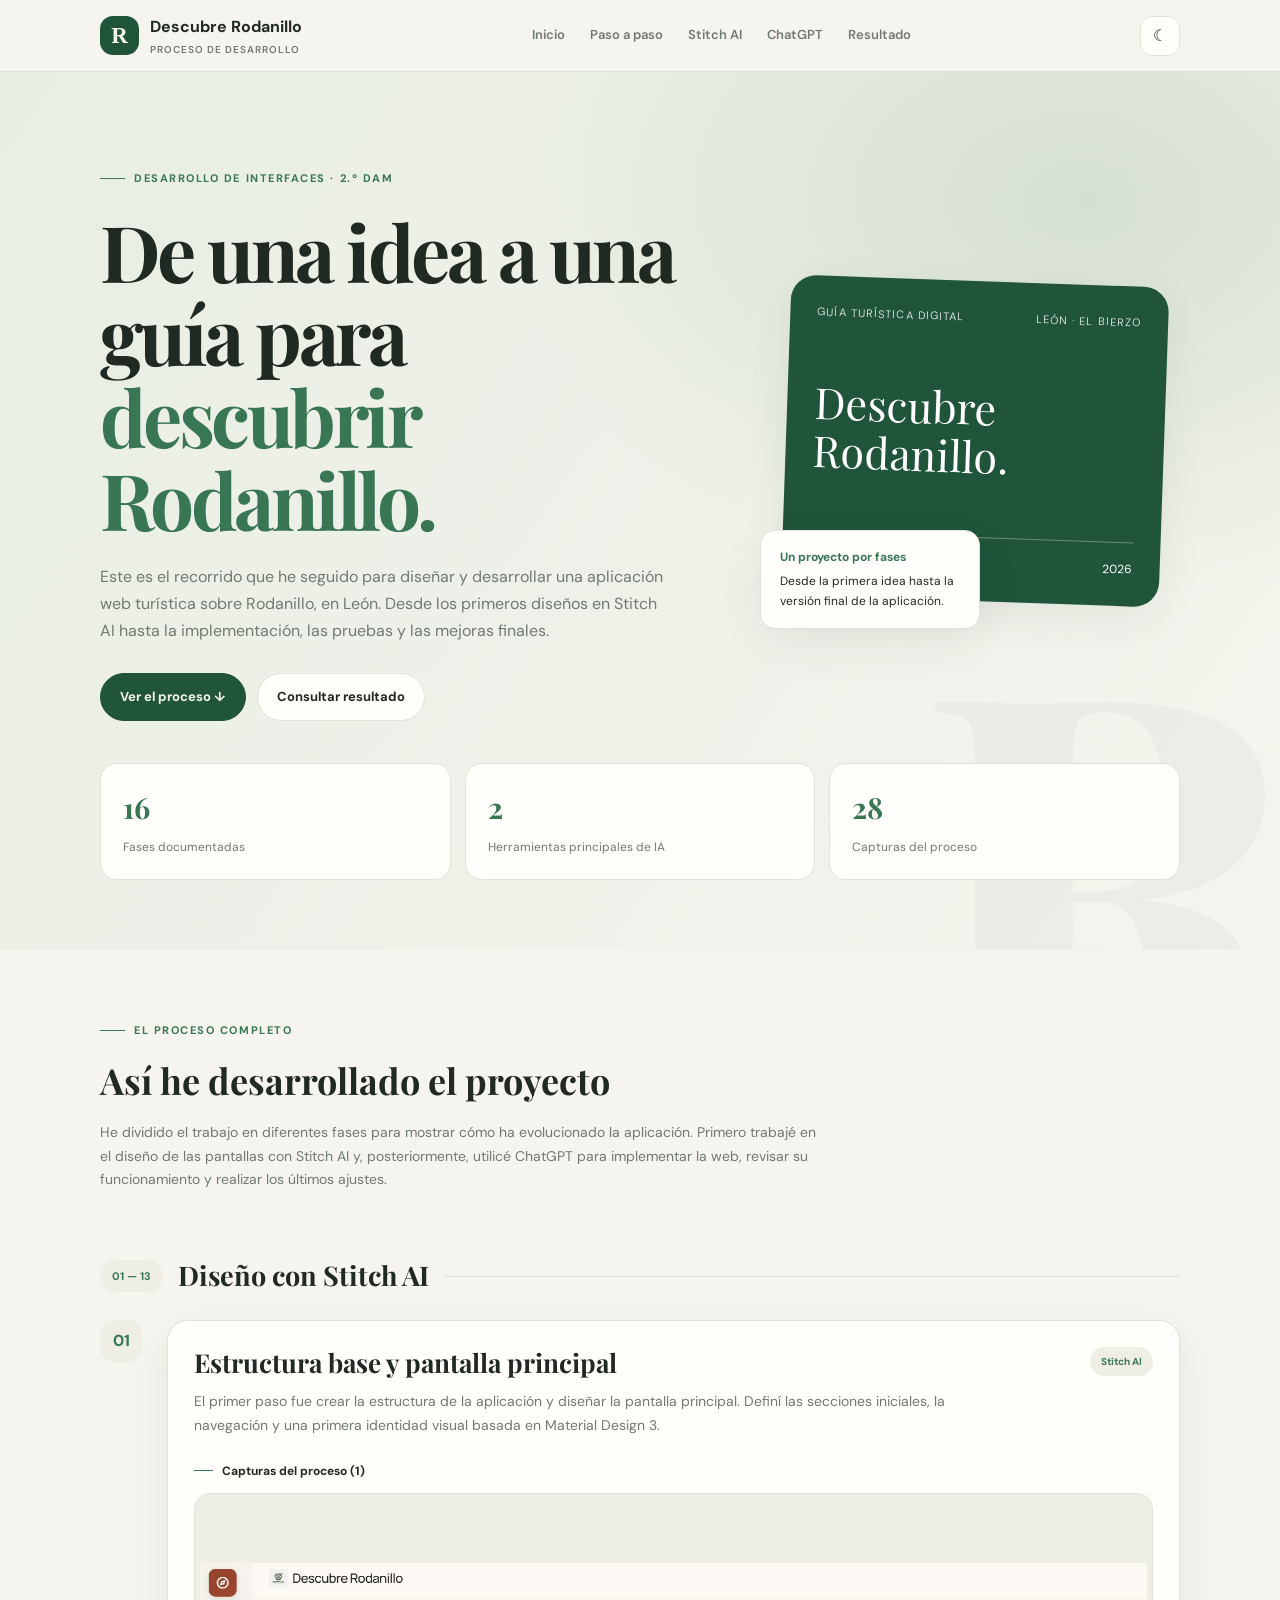
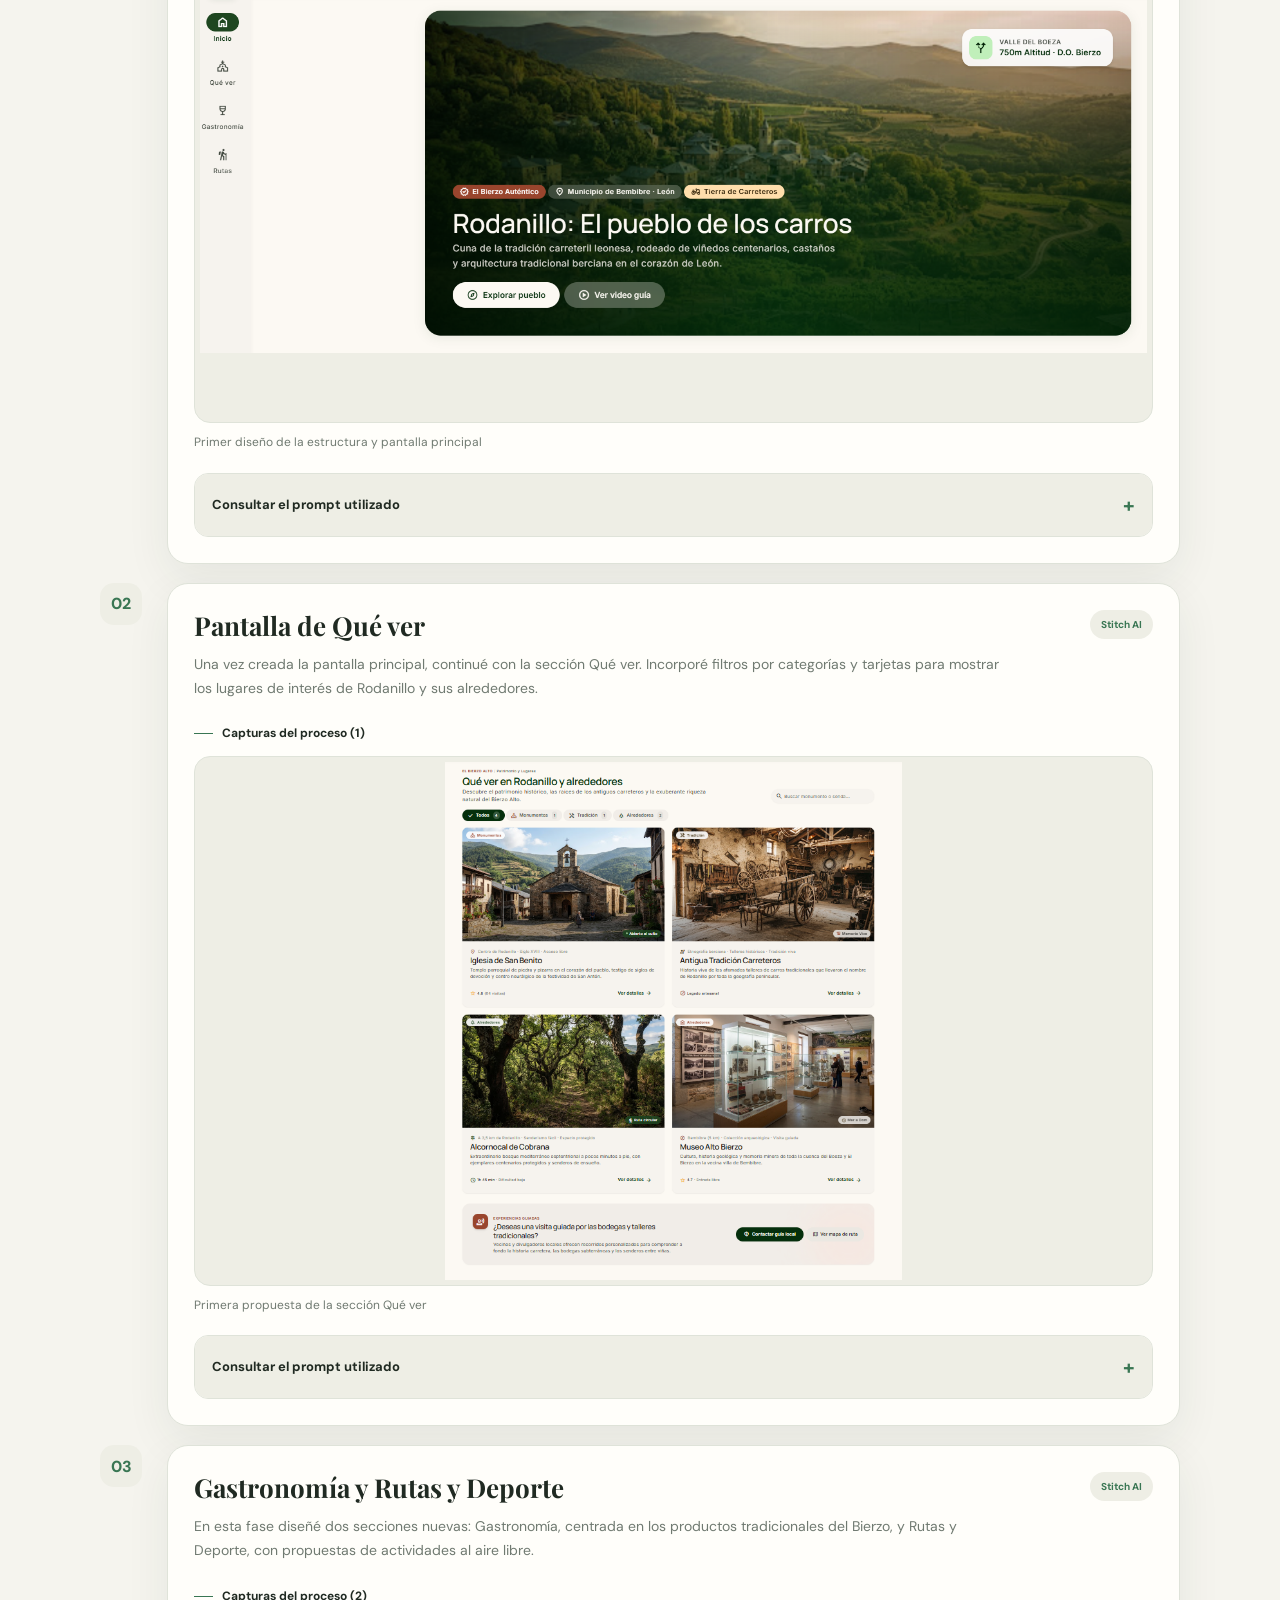
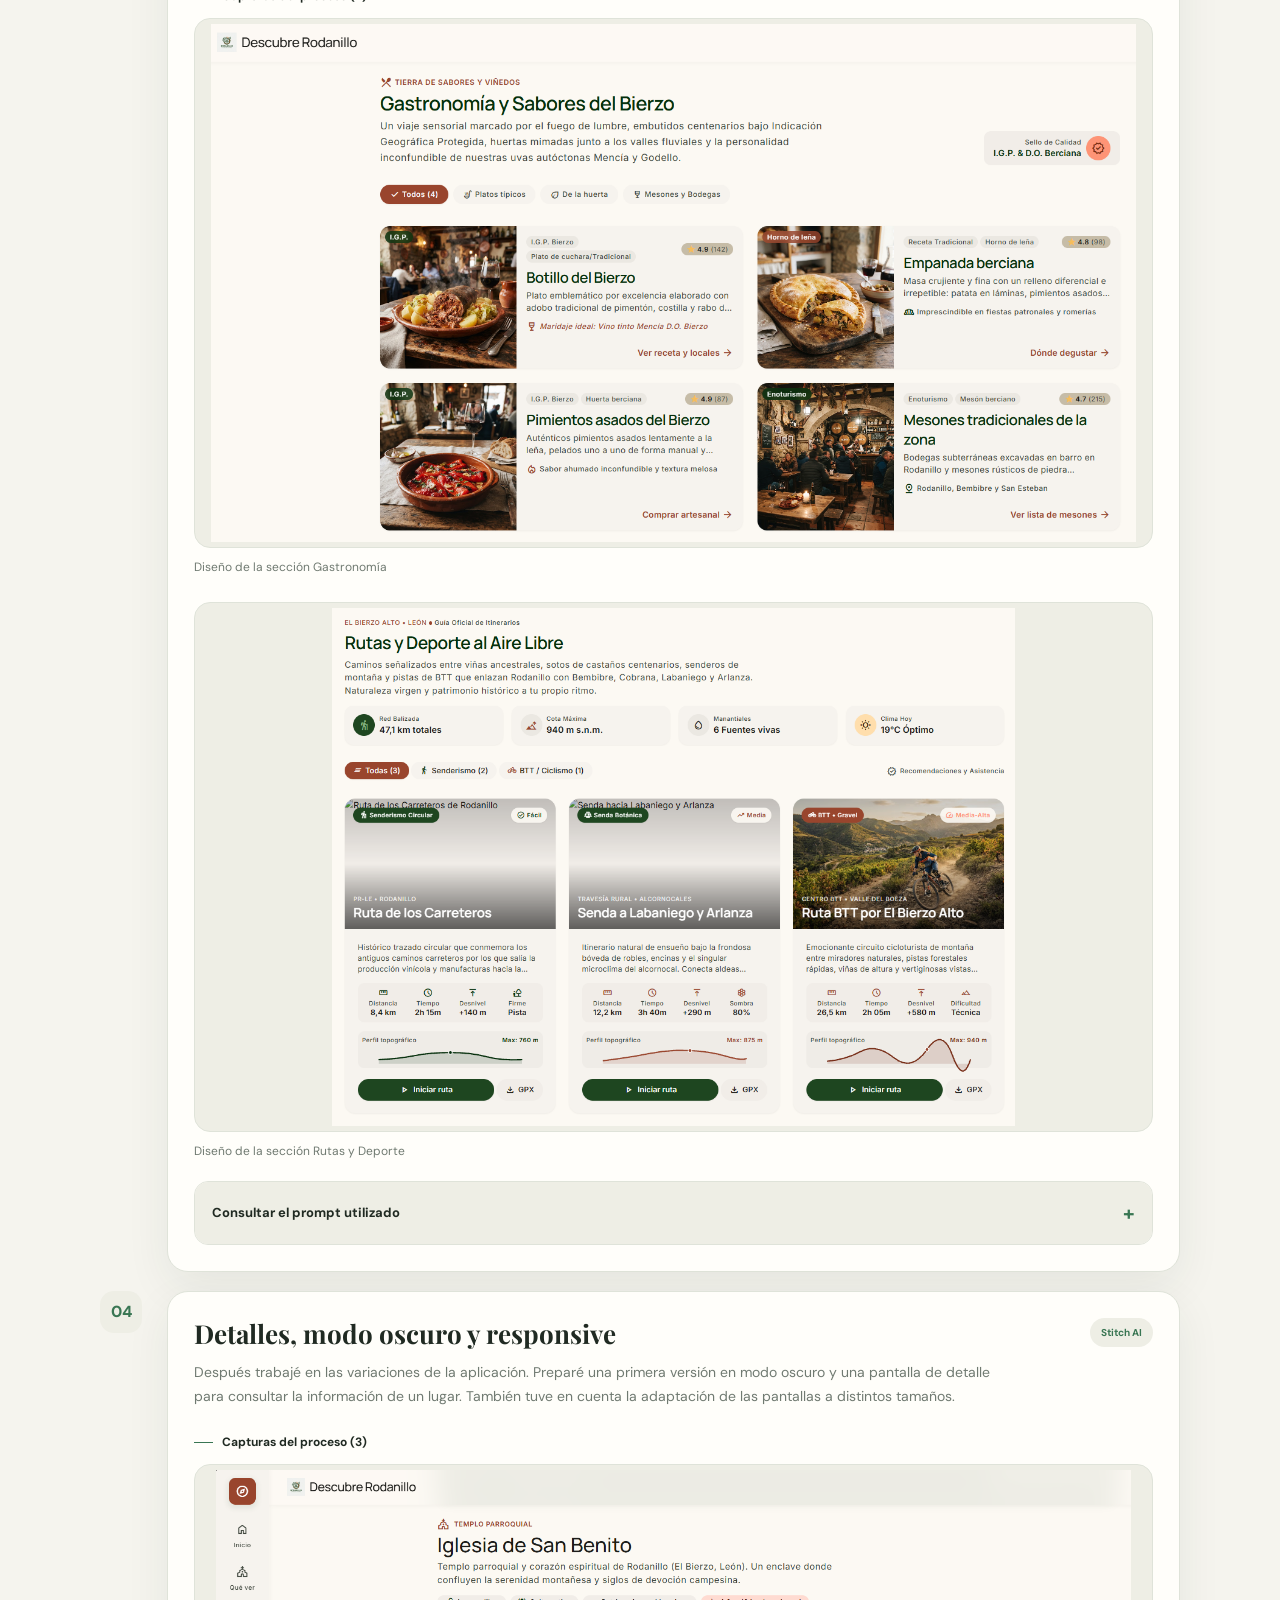
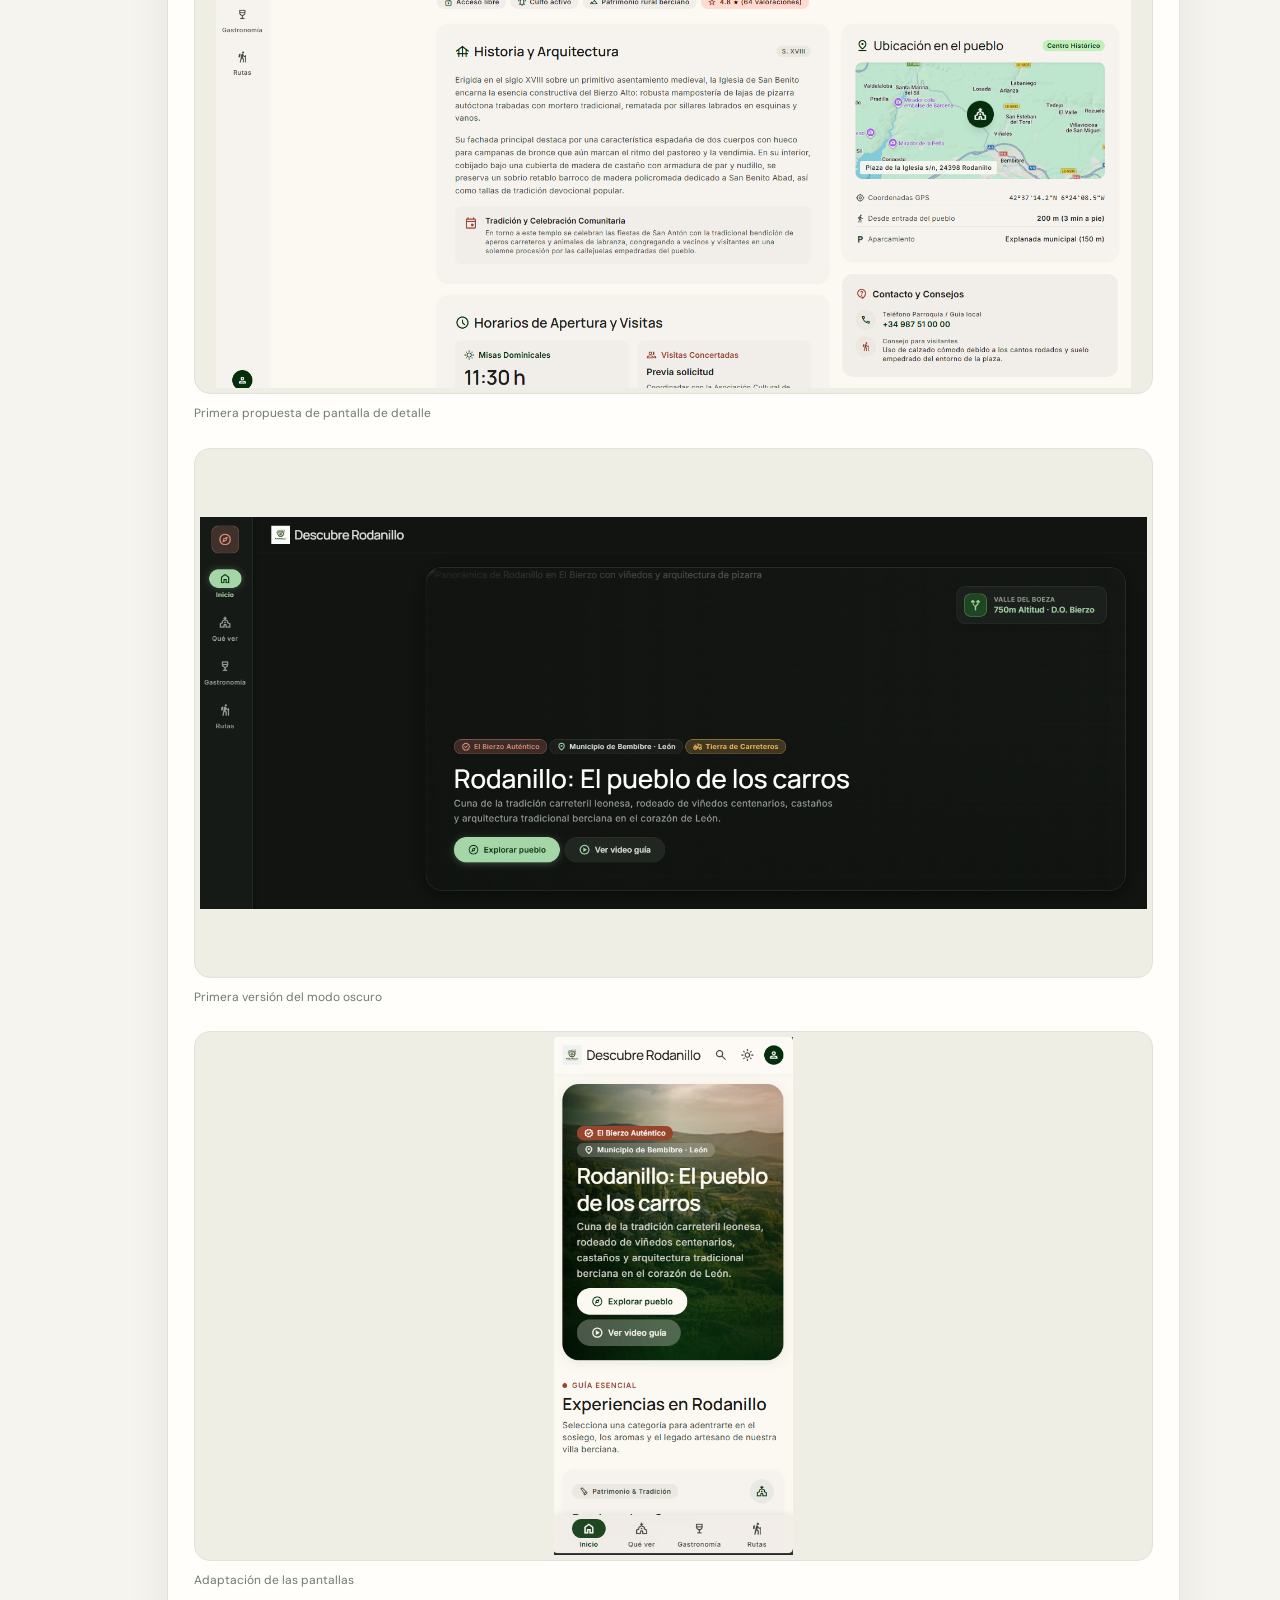
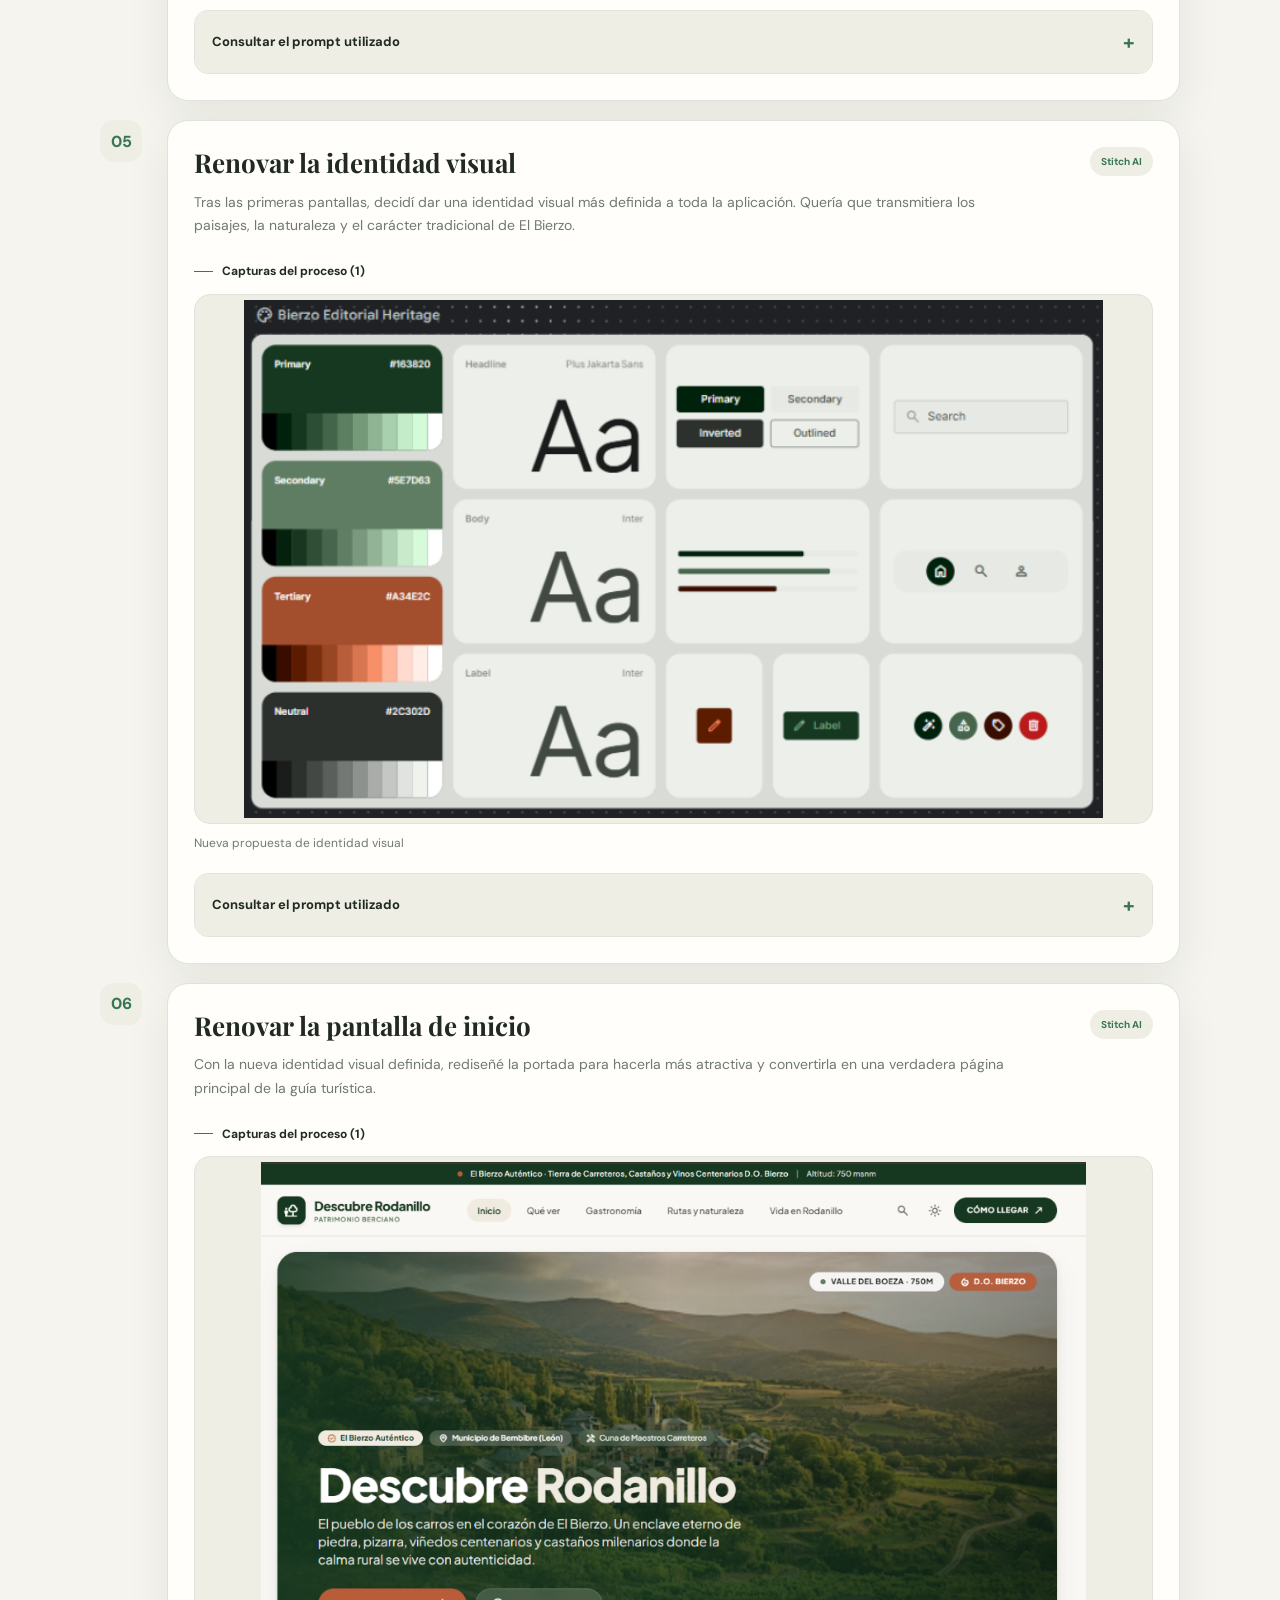
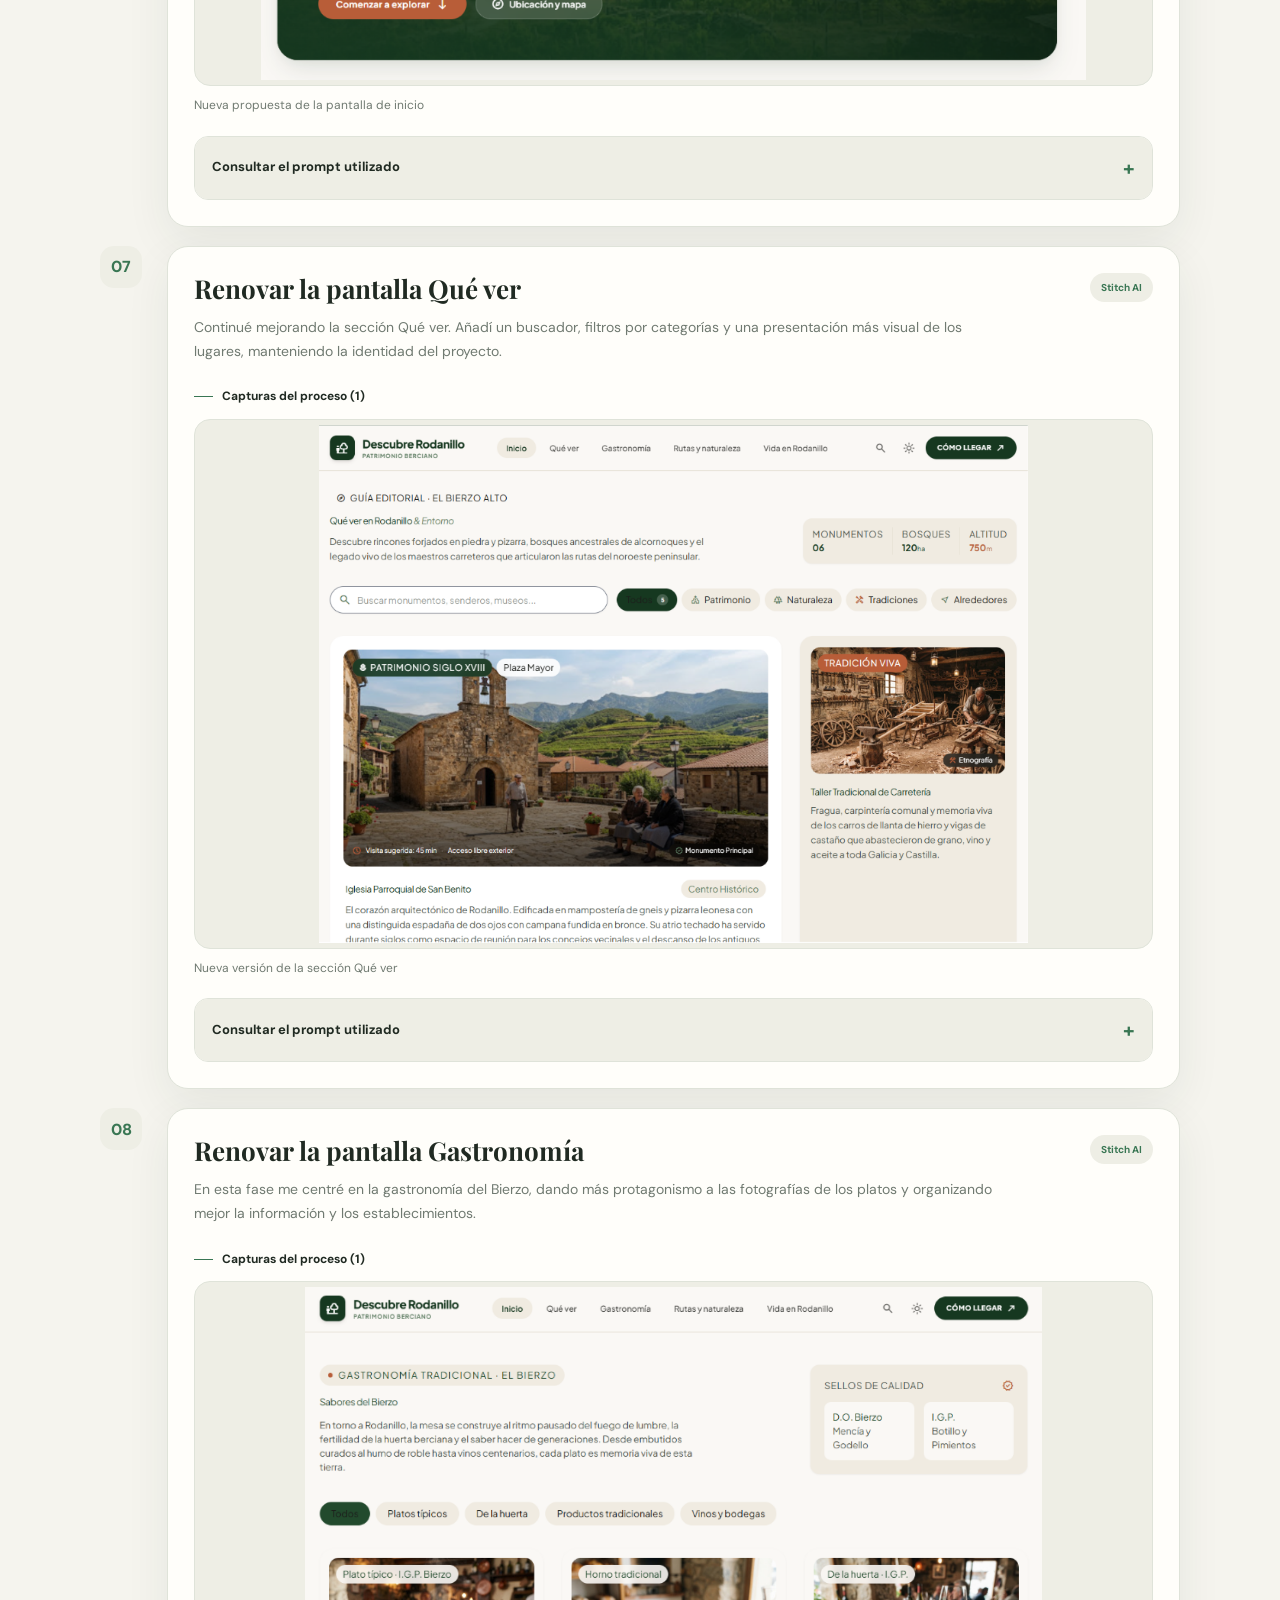
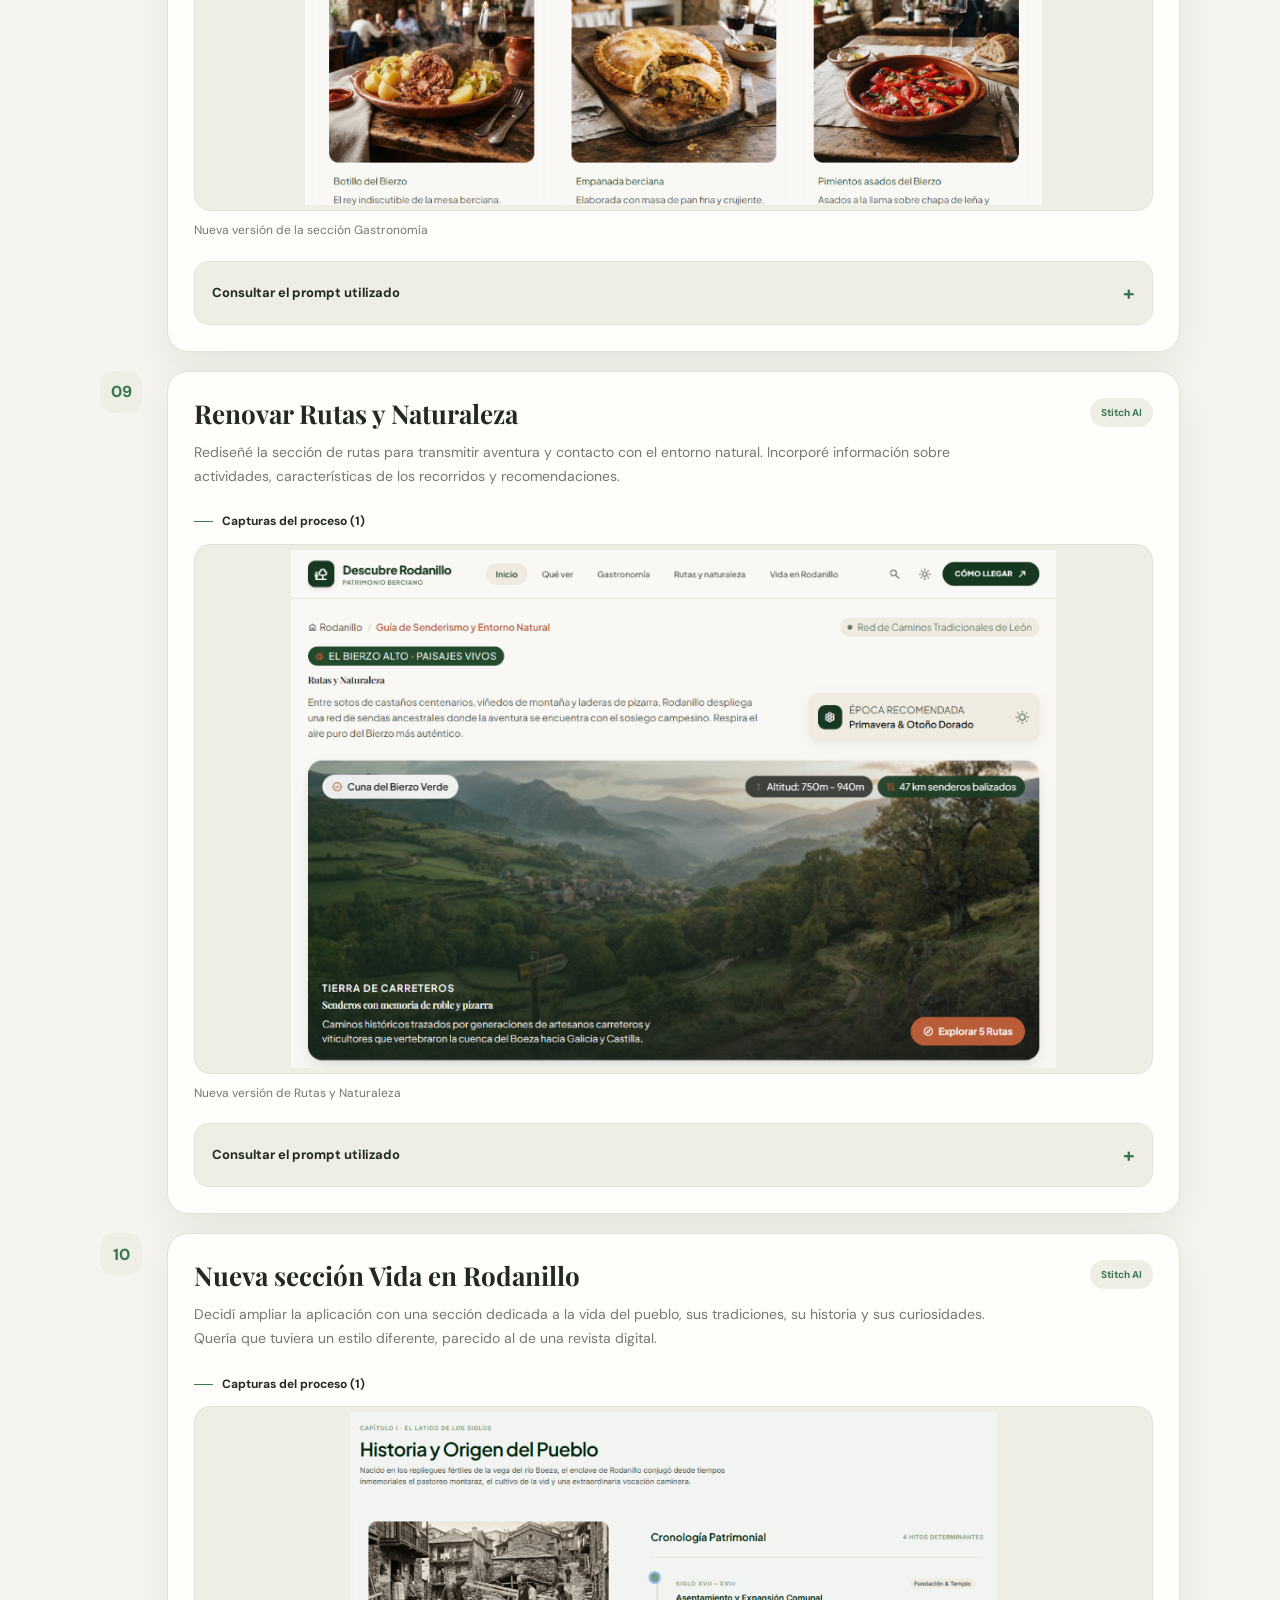
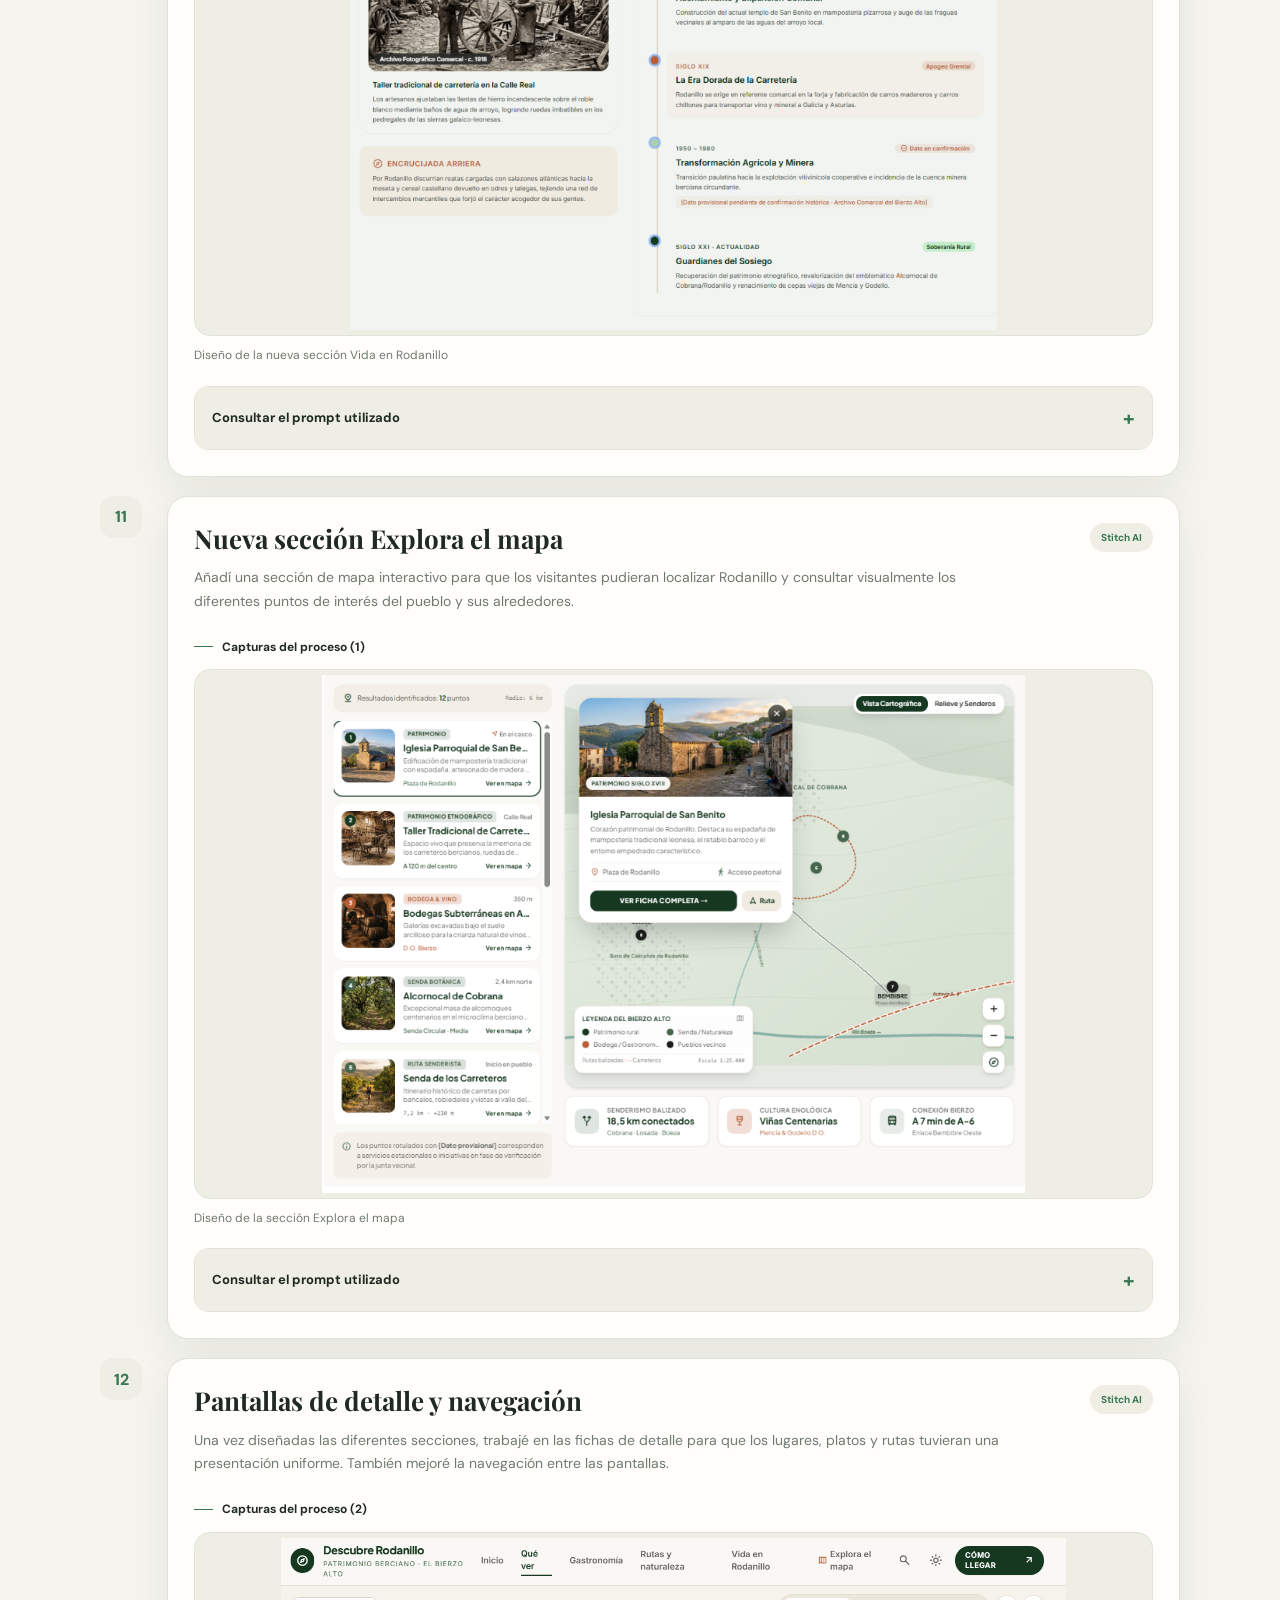
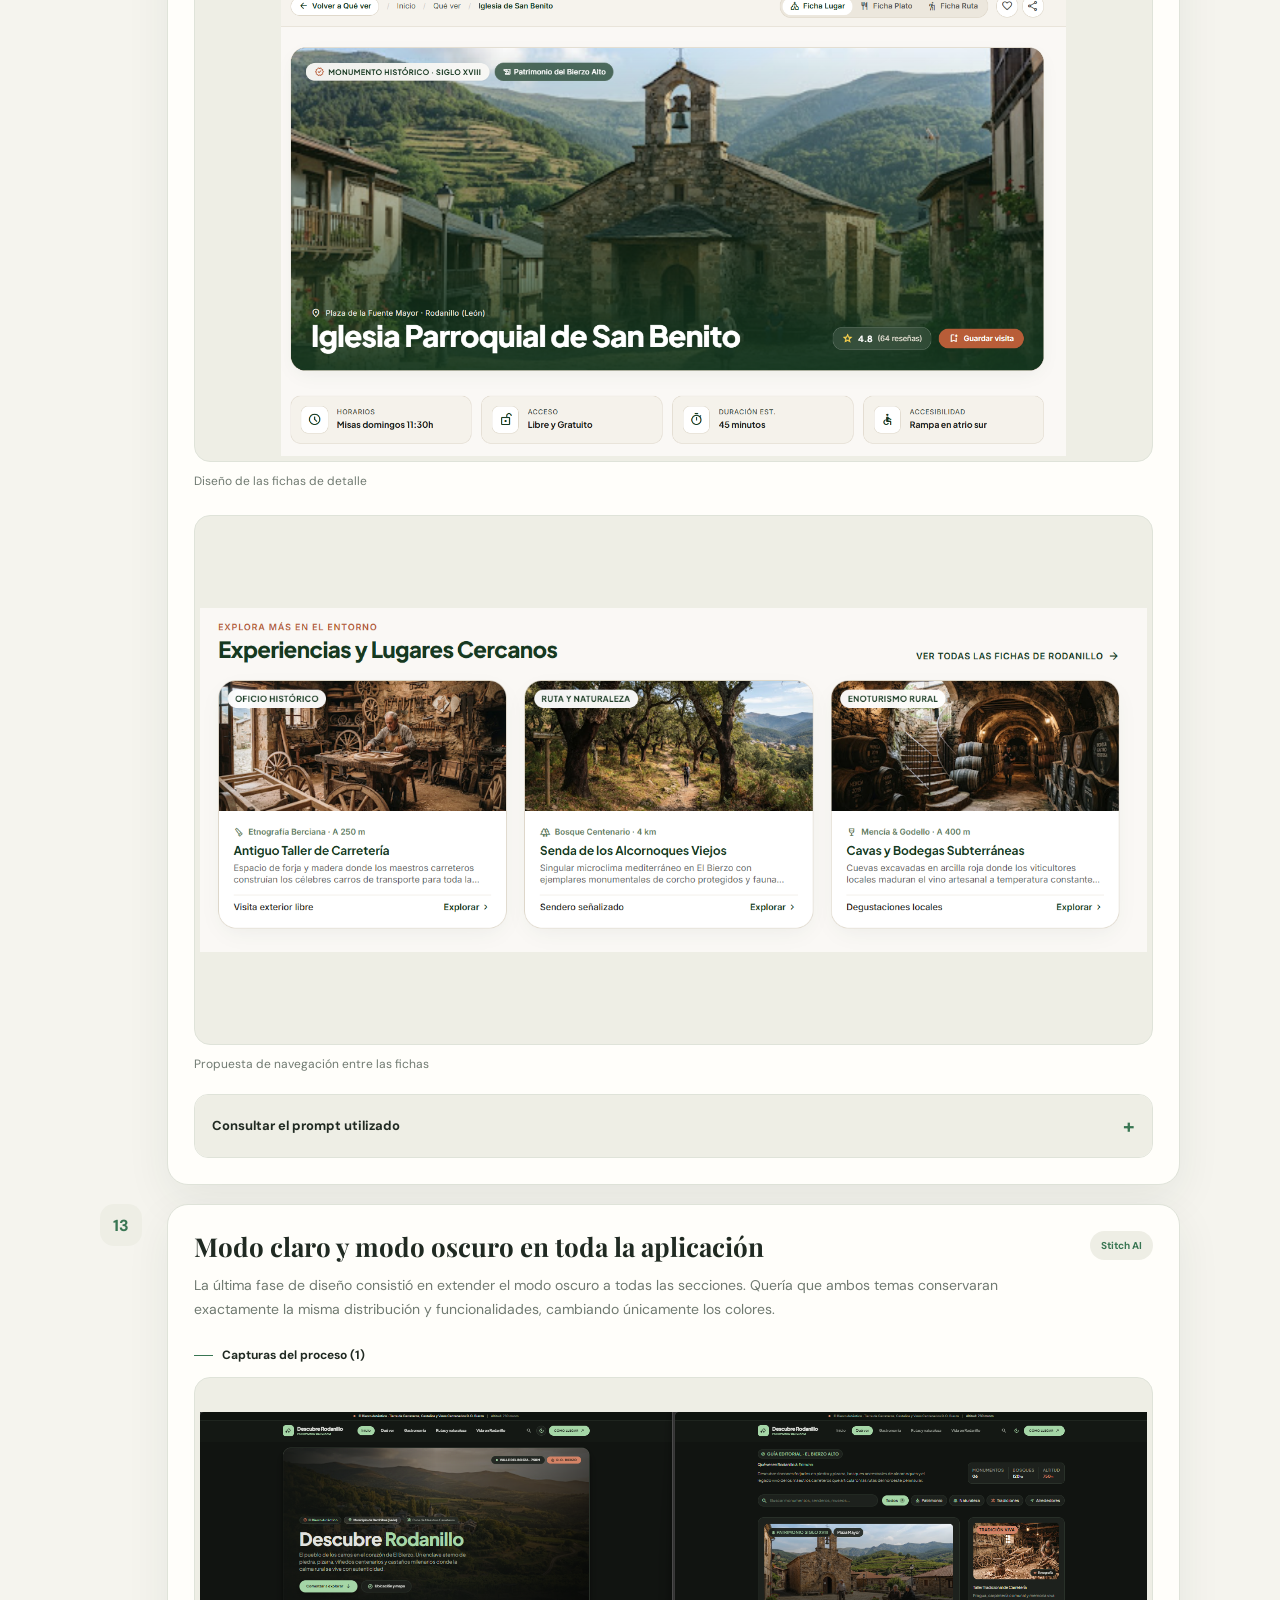
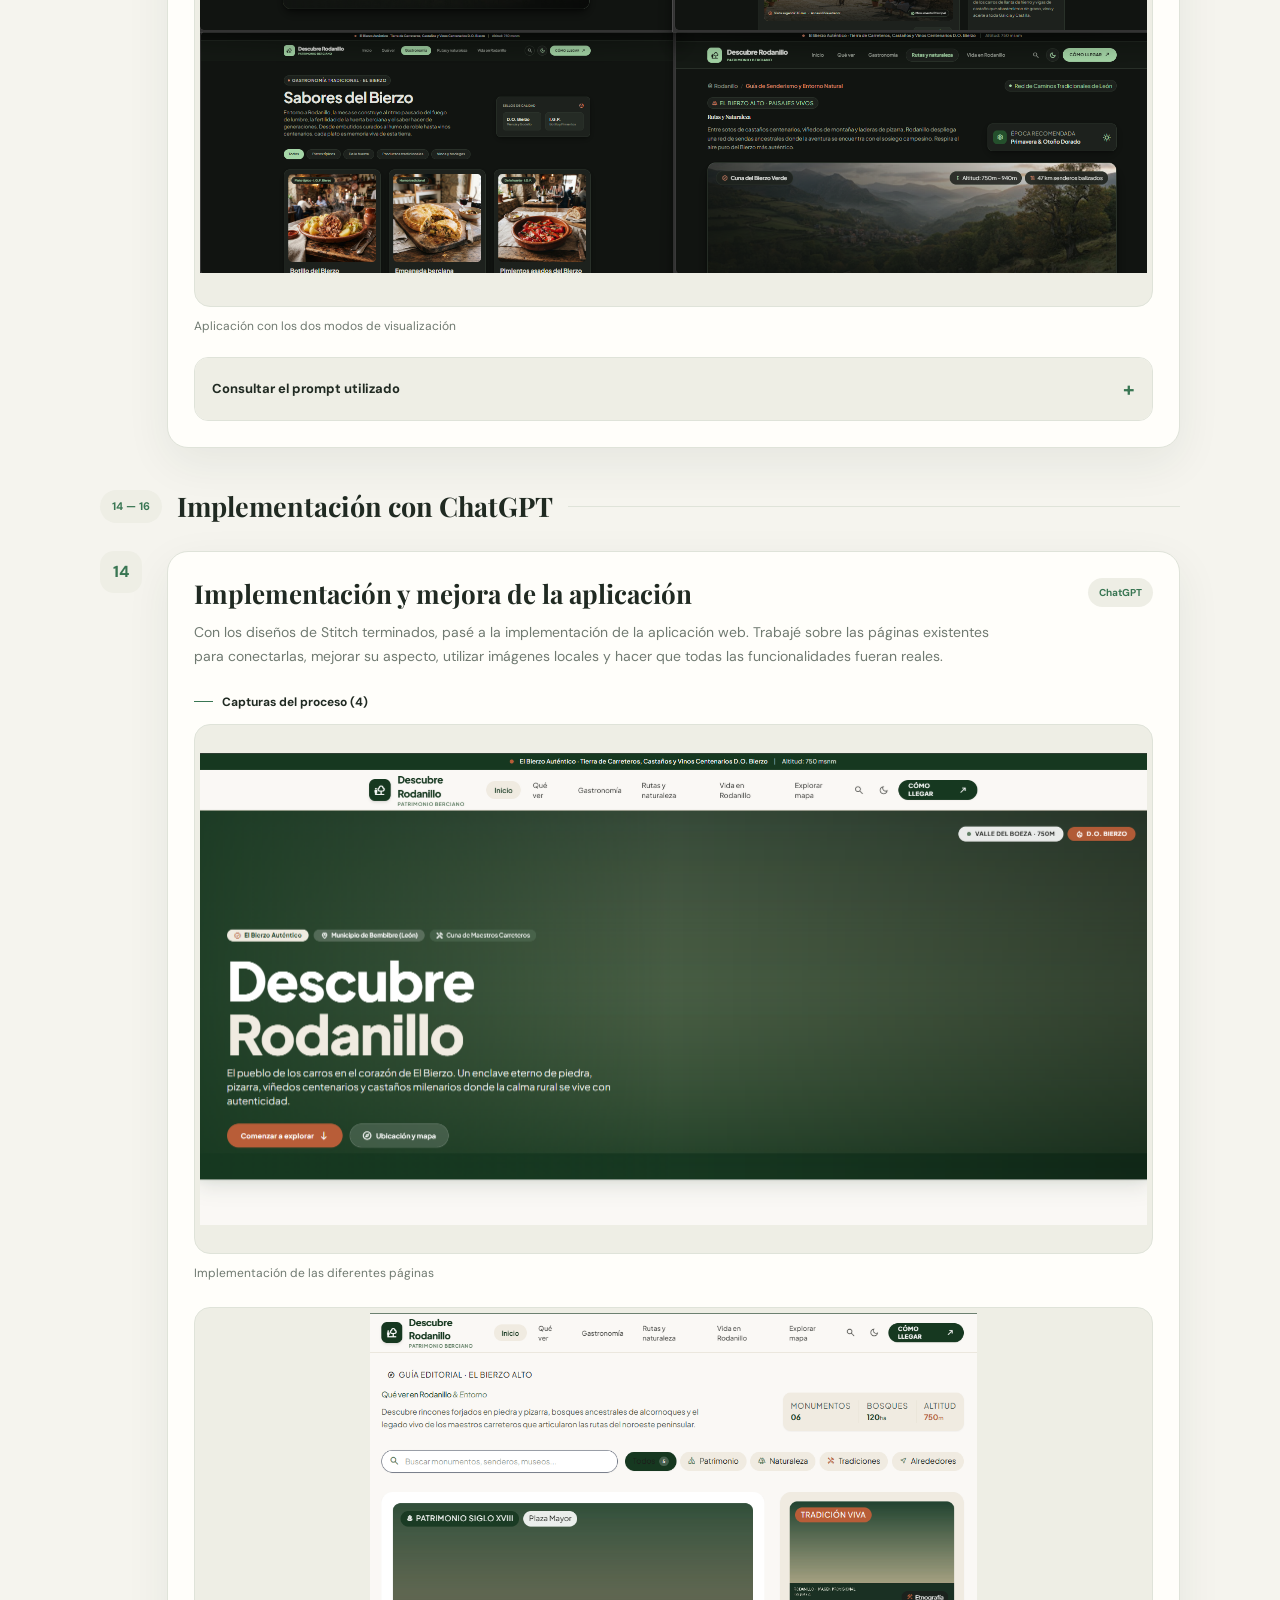
<file: practica4/pasos/index.html>
<!DOCTYPE html>
<html lang="es">
<head>
<meta charset="UTF-8">
<meta name="viewport" content="width=device-width, initial-scale=1.0">
<meta name="description" content="Proceso de diseño y desarrollo de Descubre Rodanillo, una guía turística de Rodanillo, León.">
<title>Proceso de desarrollo | Descubre Rodanillo</title>

<link rel="preconnect" href="https://fonts.googleapis.com">
<link rel="preconnect" href="https://fonts.gstatic.com" crossorigin>
<link href="https://fonts.googleapis.com/css2?family=DM+Sans:wght@400;500;600;700&family=Playfair+Display:wght@500;600;700;800&display=swap" rel="stylesheet">

<style>
:root {
  --bg: #f5f4ee;
  --surface: #fffefa;
  --surface2: #eeeee5;
  --text: #202a22;
  --muted: #707a71;
  --green: #20543b;
  --accent: #397653;
  --line: #dfe3d9;
  --hero: #e8eee4;
  --shadow: 0 15px 45px rgba(34,55,38,.07);
}

[data-theme="dark"] {
  --bg: #111813;
  --surface: #1a241d;
  --surface2: #222e25;
  --text: #edf1e9;
  --muted: #b1beb2;
  --green: #a9d4ae;
  --accent: #b8e2bc;
  --line: #344338;
  --hero: #19271e;
  --shadow: 0 15px 45px rgba(0,0,0,.18);
}

* {
  box-sizing: border-box;
}

html {
  scroll-behavior: smooth;
  scroll-padding-top: 95px;
}

body {
  margin: 0;
  background: var(--bg);
  color: var(--text);
  font-family: "DM Sans", sans-serif;
  line-height: 1.7;
  transition: background .25s, color .25s;
}

a { color: inherit; }

button { font: inherit; }

.wrap {
  width: min(1080px, calc(100% - 44px));
  margin: auto;
}

.serif {
  font-family: "Playfair Display", Georgia, serif;
}

/* NAVEGACIÓN */

header {
  height: 72px;
  position: sticky;
  top: 0;
  z-index: 20;
  background: color-mix(in srgb, var(--bg) 90%, transparent);
  backdrop-filter: blur(16px);
  border-bottom: 1px solid var(--line);
}

.head {
  height: 100%;
  display: flex;
  align-items: center;
  justify-content: space-between;
  gap: 20px;
}

.brand {
  display: flex;
  align-items: center;
  gap: 11px;
  text-decoration: none;
  font-weight: 700;
}

.logo {
  width: 39px;
  height: 39px;
  display: grid;
  place-items: center;
  background: var(--green);
  color: var(--bg);
  border-radius: 13px;
  font-family: Georgia, serif;
  font-size: 23px;
}

.brand small {
  display: block;
  font-size: 10px;
  color: var(--muted);
  text-transform: uppercase;
  letter-spacing: .1em;
  font-weight: 600;
}

nav {
  display: flex;
  align-items: center;
  gap: 25px;
}

nav a {
  color: var(--muted);
  text-decoration: none;
  font-size: 13px;
  font-weight: 600;
}

nav a:hover { color: var(--accent); }

.actions {
  display: flex;
  gap: 9px;
}

.icon-btn {
  width: 40px;
  height: 40px;
  border: 1px solid var(--line);
  border-radius: 12px;
  background: var(--surface);
  color: var(--text);
  cursor: pointer;
}

.menu-btn { display: none; }

/* PORTADA */

.hero {
  background:
    radial-gradient(ellipse at 85% 15%, rgba(125,165,120,.23), transparent 38%),
    linear-gradient(125deg, var(--hero), var(--bg));
  padding: 88px 0 70px;
  overflow: hidden;
  position: relative;
}

.hero::after {
  content: "R";
  position: absolute;
  right: -20px;
  bottom: -180px;
  font-family: "Playfair Display", Georgia, serif;
  font-size: 540px;
  font-weight: 800;
  line-height: 1;
  color: var(--green);
  opacity: .035;
  pointer-events: none;
}

.hero-grid {
  display: grid;
  grid-template-columns: 1.2fr .8fr;
  gap: 55px;
  align-items: center;
  position: relative;
  z-index: 1;
}

.eyebrow {
  display: inline-flex;
  align-items: center;
  gap: 9px;
  color: var(--accent);
  font-size: 11px;
  font-weight: 700;
  letter-spacing: .14em;
  text-transform: uppercase;
}

.eyebrow::before {
  content: "";
  width: 25px;
  height: 1px;
  background: var(--accent);
}

.hero h1 {
  font-family: "Playfair Display", Georgia, serif;
  font-size: clamp(48px, 6.5vw, 78px);
  letter-spacing: -.045em;
  line-height: 1.06;
  margin: 22px 0;
  font-weight: 700;
}

.hero h1 span { color: var(--accent); }

.hero-description {
  color: var(--muted);
  max-width: 570px;
  font-size: 16px;
}

.hero-buttons {
  display: flex;
  gap: 11px;
  flex-wrap: wrap;
  margin-top: 29px;
}

.btn {
  display: inline-flex;
  align-items: center;
  justify-content: center;
  padding: 12px 19px;
  border: 1px solid var(--line);
  border-radius: 99px;
  background: var(--surface);
  color: var(--text);
  font-size: 13px;
  font-weight: 700;
  text-decoration: none;
  cursor: pointer;
  transition: transform .2s, background .2s;
}

.btn:hover {
  transform: translateY(-2px);
}

.btn-primary {
  background: var(--green);
  color: var(--bg);
  border-color: var(--green);
}

.hero-visual {
  position: relative;
  padding: 16px;
}

.visual-main {
  min-height: 320px;
  border-radius: 25px;
  background: var(--green);
  padding: 27px;
  color: white;
  display: flex;
  flex-direction: column;
  justify-content: space-between;
  box-shadow: var(--shadow);
  transform: rotate(2deg);
}

.visual-top {
  display: flex;
  justify-content: space-between;
  font-size: 11px;
  letter-spacing: .1em;
  text-transform: uppercase;
  opacity: .8;
}

.visual-title {
  font-family: "Playfair Display", Georgia, serif;
  font-size: 43px;
  line-height: 1.1;
}

.visual-bottom {
  display: flex;
  justify-content: space-between;
  font-size: 12px;
  border-top: 1px solid #ffffff55;
  padding-top: 16px;
}

.floating-note {
  position: absolute;
  bottom: -12px;
  left: -10px;
  background: var(--surface);
  border: 1px solid var(--line);
  border-radius: 15px;
  padding: 16px 19px;
  box-shadow: var(--shadow);
  font-size: 12px;
  max-width: 220px;
}

.floating-note strong {
  display: block;
  color: var(--accent);
  margin-bottom: 3px;
}

/* ESTADÍSTICAS */

.stats {
  display: grid;
  grid-template-columns: repeat(3, 1fr);
  gap: 14px;
  margin-top: 42px;
  position: relative;
  z-index: 2;
}

.stat {
  background: var(--surface);
  border: 1px solid var(--line);
  border-radius: 17px;
  padding: 19px 22px;
}

.stat strong {
  display: block;
  font-family: "Playfair Display", Georgia, serif;
  color: var(--accent);
  font-size: 29px;
}

.stat span {
  font-size: 12px;
  color: var(--muted);
}

/* INTRODUCCIÓN */

.section-intro {
  padding: 62px 0 25px;
}

.section-intro h2 {
  font-family: "Playfair Display", Georgia, serif;
  font-size: 36px;
  margin: 10px 0;
}

.section-intro p {
  color: var(--muted);
  max-width: 720px;
  font-size: 14px;
  margin: 0;
}

/* FASES */

.phases {
  padding-bottom: 50px;
}

.group-title {
  display: flex;
  align-items: center;
  gap: 15px;
  margin: 36px 0 21px;
}

.group-title h2 {
  font-family: "Playfair Display", Georgia, serif;
  font-size: 27px;
  margin: 0;
}

.group-title .line {
  flex: 1;
  height: 1px;
  background: var(--line);
}

.group-label {
  color: var(--accent);
  background: var(--surface2);
  padding: 7px 12px;
  border-radius: 99px;
  font-size: 11px;
  font-weight: 700;
}

.phase {
  display: grid;
  grid-template-columns: 52px minmax(0, 1fr);
  gap: 15px;
  margin-bottom: 19px;
  scroll-margin-top: 90px;
}

.phase-number {
  width: 42px;
  height: 42px;
  border-radius: 14px;
  background: var(--surface2);
  color: var(--accent);
  display: grid;
  place-items: center;
  font-weight: 800;
  position: sticky;
  top: 91px;
}

.phase-card {
  min-width: 0;
  background: var(--surface);
  border: 1px solid var(--line);
  border-radius: 21px;
  padding: 26px;
  box-shadow: var(--shadow);
}

.phase-header {
  display: flex;
  align-items: flex-start;
  justify-content: space-between;
  gap: 15px;
  margin-bottom: 12px;
}

.phase-header h3 {
  font-family: "Playfair Display", Georgia, serif;
  font-size: 26px;
  line-height: 1.2;
  margin: 0;
}

.phase-tag {
  flex-shrink: 0;
  background: var(--surface2);
  color: var(--accent);
  border-radius: 99px;
  padding: 6px 11px;
  font-size: 10px;
  font-weight: 700;
}

.phase-description {
  margin: 0;
  color: var(--muted);
  font-size: 14px;
  max-width: 820px;
}

/* CAPTURAS */

.capture-heading {
  font-size: 12px;
  font-weight: 700;
  margin: 23px 0 12px;
  display: flex;
  align-items: center;
  gap: 9px;
}

.capture-heading::before {
  content: "";
  width: 19px;
  height: 1px;
  background: var(--accent);
}

.captures {
  display: grid;
  grid-template-columns: 1fr;
  gap: 24px;
}

.capture {
  margin: 0;
  min-width: 0;
}

.capture-frame {
  width: 100%;
  height: clamp(300px, 43vw, 530px);
  background: var(--surface2);
  border: 1px solid var(--line);
  border-radius: 16px;
  overflow: hidden;
  display: flex;
  justify-content: center;
  align-items: center;
  position: relative;
}

.capture-frame img {
  width: 100%;
  height: 100%;
  object-fit: contain;
  padding: 5px;
  display: block;
  position: absolute;
  inset: 0;
  opacity: 0;
  transition: opacity .18s ease;
}

.capture-frame.loaded img { opacity: 1; }

.capture-placeholder {
  position: relative;
  z-index: 1;
  text-align: center;
  padding: 25px;
  color: var(--muted);
  font-size: 12px;
}

.capture-placeholder strong {
  display: block;
  color: var(--accent);
  font-size: 14px;
  margin-bottom: 5px;
}

.capture-frame.loaded .capture-placeholder { display: none; }

.capture figcaption {
  color: var(--muted);
  font-size: 12px;
  margin-top: 9px;
}

/* PROMPTS */

.prompt {
  margin-top: 20px;
  border: 1px solid var(--line);
  border-radius: 14px;
  overflow: hidden;
}

.prompt summary {
  padding: 14px 17px;
  background: var(--surface2);
  cursor: pointer;
  list-style: none;
  font-weight: 700;
  font-size: 13px;
  display: flex;
  justify-content: space-between;
  align-items: center;
}

.prompt summary::-webkit-details-marker { display: none; }

.prompt summary::after {
  content: "+";
  color: var(--accent);
  font-size: 20px;
}

.prompt[open] summary::after { content: "−"; }

.prompt pre {
  margin: 0;
  padding: 19px;
  white-space: pre-wrap;
  overflow-wrap: anywhere;
  font: 12px/1.8 "DM Sans", sans-serif;
  color: var(--muted);
  background: var(--surface);
  max-height: 560px;
  overflow-y: auto;
}

.prompt-actions {
  padding: 0 17px 16px;
  background: var(--surface);
}

.copy-btn {
  border: 1px solid var(--line);
  background: var(--surface2);
  color: var(--text);
  padding: 8px 13px;
  border-radius: 99px;
  font-size: 11px;
  font-weight: 700;
  cursor: pointer;
}

/* RESULTADO */

.result {
  margin: 38px 0 55px;
  background: var(--green);
  color: white;
  border-radius: 25px;
  overflow: hidden;
  position: relative;
}

.result-content {
  padding: 39px;
  position: relative;
  z-index: 1;
}

.result-kicker {
  text-transform: uppercase;
  letter-spacing: .14em;
  font-size: 10px;
  font-weight: 700;
  opacity: .8;
}

.result h2 {
  font-family: "Playfair Display", Georgia, serif;
  font-size: clamp(32px, 4vw, 47px);
  margin: 9px 0 12px;
  line-height: 1.15;
}

.result p {
  color: #e1ece1;
  font-size: 14px;
  max-width: 650px;
  margin: 0;
}

.result-actions {
  display: flex;
  gap: 10px;
  flex-wrap: wrap;
  margin-top: 24px;
}

.result-actions .btn {
  background: white;
  color: #20543b;
  border-color: white;
}

.result-actions .btn-outline {
  background: transparent;
  color: white;
  border-color: #ffffff80;
}

.result-details {
  display: grid;
  grid-template-columns: repeat(3, 1fr);
  border-top: 1px solid #ffffff40;
  margin-top: 31px;
  padding-top: 22px;
  gap: 20px;
}

.result-details div {
  font-size: 12px;
  color: #e1ece1;
}

.result-details strong {
  display: block;
  color: white;
  font-size: 14px;
  margin-bottom: 3px;
}

.result-note {
  margin-top: 20px !important;
  font-size: 11px !important;
  opacity: .8;
}

/* PIE */

footer {
  border-top: 1px solid var(--line);
  padding: 25px 0 35px;
  color: var(--muted);
  font-size: 12px;
}

.footer-inner {
  display: flex;
  justify-content: space-between;
  gap: 15px;
  flex-wrap: wrap;
}

/* RESPONSIVE */

@media(max-width: 760px) {
  .hero-grid { grid-template-columns: 1fr; gap: 20px; }
  .hero { padding: 60px 0 45px; }
  .hero-visual { max-width: 470px; width: 100%; margin: auto; }
  .visual-main { min-height: 245px; }
  .visual-title { font-size: 36px; }
  .hero h1 { font-size: clamp(46px, 9vw, 65px); }
  nav {
    display: none;
    position: absolute;
    top: 72px;
    left: 0;
    right: 0;
    background: var(--surface);
    border-bottom: 1px solid var(--line);
    padding: 19px 25px;
    flex-direction: column;
    align-items: flex-start;
    gap: 17px;
  }
  nav.open { display: flex; }
  .menu-btn { display: block; }
  .phase { grid-template-columns: 38px minmax(0,1fr); gap: 9px; }
  .phase-number { width: 34px; height: 34px; border-radius: 11px; font-size: 12px; }
  .phase-card { padding: 19px; }
  .phase-header { display: block; }
  .phase-tag { display: inline-block; margin-top: 10px; }
  .capture-frame { height: clamp(280px, 56vw, 440px); }
}

@media(max-width: 520px) {
  .wrap { width: calc(100% - 28px); }
  .hero { padding-top: 43px; }
  .hero-description { font-size: 14px; }
  .hero-visual { padding: 10px; }
  .visual-main { min-height: 225px; padding: 20px; }
  .visual-title { font-size: 32px; }
  .floating-note { left: -3px; bottom: -20px; }
  .stats { gap: 8px; margin-top: 33px; }
  .stat { padding: 13px 10px; border-radius: 13px; }
  .stat strong { font-size: 23px; }
  .stat span { font-size: 10px; }
  .section-intro { padding-top: 43px; }
  .section-intro h2 { font-size: 29px; }
  .group-title h2 { font-size: 22px; }
  .group-title { gap: 8px; }
  .group-label { font-size: 9px; padding: 6px 9px; }
  .phase { grid-template-columns: 29px minmax(0,1fr); gap: 7px; }
  .phase-number { width: 28px; height: 28px; font-size: 10px; border-radius: 9px; }
  .phase-card { padding: 15px; border-radius: 16px; }
  .phase-header h3 { font-size: 22px; }
  .phase-description { font-size: 13px; }
  .capture-frame { height: clamp(230px, 67vw, 360px); }
  .result-content { padding: 25px 20px; }
  .result-details { grid-template-columns: 1fr; gap: 13px; }
  .footer-inner { flex-direction: column; }
}
</style>
</head>

<body>

<header>
  <div class="wrap head">
    <a href="#inicio" class="brand">
      <span class="logo">R</span>
      <span>
        Descubre Rodanillo
        <small>Proceso de desarrollo</small>
      </span>
    </a>

    <nav id="nav">
      <a href="#inicio">Inicio</a>
      <a href="#fases">Paso a paso</a>
      <a href="#stitch">Stitch AI</a>
      <a href="#chatgpt">ChatGPT</a>
      <a href="#resultado">Resultado</a>
    </nav>

    <div class="actions">
      <button class="icon-btn menu-btn" id="menu" aria-label="Abrir menú">☰</button>
      <button class="icon-btn" id="theme" aria-label="Cambiar tema">☾</button>
    </div>
  </div>
</header>

<section class="hero" id="inicio">
  <div class="wrap">

    <div class="hero-grid">
      <div>
        <div class="eyebrow">Desarrollo de Interfaces · 2.º DAM</div>

        <h1 class="serif">
          De una idea a una guía para <span>descubrir Rodanillo.</span>
        </h1>

        <p class="hero-description">
          Este es el recorrido que he seguido para diseñar y desarrollar
          una aplicación web turística sobre Rodanillo, en León.
          Desde los primeros diseños en Stitch AI hasta la implementación,
          las pruebas y las mejoras finales.
        </p>

        <div class="hero-buttons">
          <a href="#fases" class="btn btn-primary">Ver el proceso ↓</a>
          <a href="#resultado" class="btn">Consultar resultado</a>
        </div>
      </div>

      <div class="hero-visual">
        <div class="visual-main">
          <div class="visual-top">
            <span>Guía turística digital</span>
            <span>León · El Bierzo</span>
          </div>

          <div class="visual-title">
            Descubre<br>Rodanillo.
          </div>

          <div class="visual-bottom">
            <span>Diseño · Desarrollo · Revisión</span>
            <span>2026</span>
          </div>
        </div>

        <div class="floating-note">
          <strong>Un proyecto por fases</strong>
          Desde la primera idea hasta la versión final de la aplicación.
        </div>
      </div>
    </div>

    <div class="stats">
      <div class="stat">
        <strong>16</strong>
        <span>Fases documentadas</span>
      </div>
      <div class="stat">
        <strong>2</strong>
        <span>Herramientas principales de IA</span>
      </div>
      <div class="stat">
        <strong>28</strong>
        <span>Capturas del proceso</span>
      </div>
    </div>

  </div>
</section>

<main class="wrap" id="fases">

  <section class="section-intro">
    <div class="eyebrow">El proceso completo</div>
    <h2>Así he desarrollado el proyecto</h2>
    <p>
      He dividido el trabajo en diferentes fases para mostrar cómo ha
      evolucionado la aplicación. Primero trabajé en el diseño de las
      pantallas con Stitch AI y, posteriormente, utilicé ChatGPT para
      implementar la web, revisar su funcionamiento y realizar los
      últimos ajustes.
    </p>
  </section>

  <section class="phases" id="stitch">
    <div class="group-title">
      <span class="group-label">01 — 13</span>
      <h2>Diseño con Stitch AI</h2>
      <span class="line"></span>
    </div>

    <div id="stitch-phases"></div>

    <div class="group-title" id="chatgpt">
      <span class="group-label">14 — 16</span>
      <h2>Implementación con ChatGPT</h2>
      <span class="line"></span>
    </div>

    <div id="chatgpt-phases"></div>
  </section>

  <section class="result" id="resultado">
    <div class="result-content">
      <div class="result-kicker">Proyecto terminado</div>
      <h2>Descubre Rodanillo</h2>
      <p>
        El resultado de todo este proceso es una guía turística digital
        dedicada a Rodanillo y su entorno. Una aplicación con diferentes
        secciones para descubrir su patrimonio, gastronomía, naturaleza,
        rutas, historia y lugares de interés.
      </p>

      <div class="result-actions">
        <a class="btn" id="app-link" href="#" target="_blank" rel="noopener" aria-disabled="true">
          Ver aplicación web ↗
        </a>
        <a class="btn btn-outline" id="github-link" href="#" target="_blank" rel="noopener" aria-disabled="true">
          Repositorio de GitHub ↗
        </a>
        <a class="btn btn-outline" href="#inicio">
          Volver al principio ↑
        </a>
      </div>

      <div class="result-details">
        <div>
          <strong>Autor</strong>
          Aitor Zancada Aparicio
        </div>
        <div>
          <strong>Estudios</strong>
          2.º Desarrollo de Aplicaciones Multiplataforma
        </div>
        <div>
          <strong>Asignatura</strong>
          Desarrollo de Interfaces
        </div>
      </div>

      <p class="result-note">
        Los enlaces de la aplicación y del repositorio se activarán
        cuando se publique el proyecto.
      </p>
    </div>
  </section>

</main>

<footer>
  <div class="wrap footer-inner">
    <span>Descubre Rodanillo · Proceso de desarrollo</span>
    <span>Proyecto académico · Desarrollo de Interfaces · 2.º DAM</span>
  </div>
</footer>

<script>

/* =====================================================
   CONFIGURACIÓN DE ENLACES
   Añade aquí las direcciones cuando publiques el proyecto.
===================================================== */

const APP_URL = "https://aitor-rgb.github.io/2dam2627di/practica4/web/";
const GITHUB_URL = "https://github.com/aitor-rgb/2dam2627di/tree/main/practica4";


/* =====================================================
   FASES DEL PROYECTO
===================================================== */

const phases = [

/* STITCH AI — FASES 1 A 13 */

{
tool:"Stitch AI",
number:1,
title:"Estructura base y pantalla principal",
description:"El primer paso fue crear la estructura de la aplicación y diseñar la pantalla principal. Definí las secciones iniciales, la navegación y una primera identidad visual basada en Material Design 3.",
images:[
["01-estructura-base.png","Primer diseño de la estructura y pantalla principal"]
],
prompt:`Crea la pantalla de inicio de una aplicación web guía turística sobre Rodanillo (León, El Bierzo) siguiendo estrictamente las guías de diseño de Material Design 3.

Usa una paleta de colores cálida y natural inspirada en la naturaleza de León: verde bosque profundo como color primario, tonos terracota suaves como secundario y fondos en blanco cálido (nada de colores planos aburridos).

Estructura la interfaz de forma totalmente responsive:
- En escritorio y tablet, usa un Navigation Rail lateral izquierdo.
- En móvil, transfórmalo en una Navigation Bar inferior.
- Incluye 4 secciones principales en el menú: "Inicio", "Qué ver", "Gastronomía" y "Rutas y Deporte".
- En la barra superior (Top App Bar), pon el título "Descubre Rodanillo" a la izquierda y un botón de icono (sol/luna) a la derecha para alternar entre modo claro y oscuro.

En el contenido principal de esta pantalla de inicio:
1. Una tarjeta hero grande con esquinas muy redondeadas (28px), imagen de paisaje rural leonés, título "Rodanillo: El pueblo de los carros" y un subtítulo breve sobre su historia en El Bierzo.
2. Una cuadrícula responsive (grid de 3 columnas en PC, 1 en móvil) con tarjetas de acceso rápido (Elevated Cards) que resuman las secciones: Patrimonio, Dónde comer y Naturaleza.`
},

{
tool:"Stitch AI",
number:2,
title:"Pantalla de Qué ver",
description:"Una vez creada la pantalla principal, continué con la sección Qué ver. Incorporé filtros por categorías y tarjetas para mostrar los lugares de interés de Rodanillo y sus alrededores.",
images:[
["02-pantalla-que-ver.png","Primera propuesta de la sección Qué ver"]
],
prompt:`Manteniendo exactamente el mismo diseño Material Design 3, paleta de colores y navegación responsive de la app anterior, diseña ahora la pantalla de la sección "Qué ver" en Rodanillo y alrededores.

Incluye en la parte superior una fila de Filter Chips interactivos de Material 3 ("Todos", "Monumentos", "Tradición", "Alrededores").

Debajo, organiza una cuadrícula responsive de tarjetas (Filled Cards con bordes redondeados de 16px). Cada tarjeta debe tener imagen superior, título, una etiqueta (Badge) con la categoría, una breve descripción de 2 líneas y un botón de texto "Ver detalles":
1. Iglesia de San Benito (Categoría: Monumentos) - Templo parroquial en el corazón del pueblo.
2. Antigua Tradición Carreteros (Categoría: Tradición) - Historia de los talleres de carros tradicionales que dieron fama a Rodanillo.
3. Alcornocal de Cobrana (Categoría: Alrededores) - Bosque mediterráneo septentrional a pocos minutos a pie.
4. Museo Alto Bierzo (Categoría: Alrededores) - Cultura e historia de la comarca en la cercana Bembibre.`
},

{
tool:"Stitch AI",
number:3,
title:"Gastronomía y Rutas y Deporte",
description:"En esta fase diseñé dos secciones nuevas: Gastronomía, centrada en los productos tradicionales del Bierzo, y Rutas y Deporte, con propuestas de actividades al aire libre.",
images:[
["03-gastronomia.png","Diseño de la sección Gastronomía"],
["04-rutas-deporte.png","Diseño de la sección Rutas y Deporte"]
],
prompt:`Siguiendo el mismo sistema de diseño Material Design 3 y navegación responsive, genera las vistas para las secciones "Gastronomía" y "Rutas y Deporte":

Para "Gastronomía":
- Usa tarjetas horizontales (Outlined Cards) con imagen cuadrada a la izquierda y texto a la derecha.
- Muestra platos y lugares típicos de la zona de El Bierzo y Bembibre: "Botillo del Bierzo", "Empanada berciana", "Pimientos asados del Bierzo" y "Mesones tradicionales de la zona". Añade iconos de valoración y etiquetas con el tipo de cocina.

Para "Rutas y Deporte":
- Diseña tarjetas de rutas de senderismo y BTT por Rodanillo (ej. "Ruta de los Carreteros", "Senda hacia Labaniego y Arlanza", "Ruta BTT por El Bierzo").
- Cada tarjeta debe incluir iconos de Material Symbols indicando distancia (km), dificultad (Fácil/Media) y tiempo estimado, además de un botón primario (Filled Button) que diga "Iniciar ruta".`
},

{
tool:"Stitch AI",
number:4,
title:"Detalles, modo oscuro y responsive",
description:"Después trabajé en las variaciones de la aplicación. Preparé una primera versión en modo oscuro y una pantalla de detalle para consultar la información de un lugar. También tuve en cuenta la adaptación de las pantallas a distintos tamaños.",
images:[
["05-detalle-lugar.png","Primera propuesta de pantalla de detalle"],
["06-modo-oscuro-inicial.png","Primera versión del modo oscuro"],
["07-adaptacion-responsive.png","Adaptación de las pantallas"]
],
prompt:`Crea dos variaciones clave manteniendo el diseño Material Design 3:

1. Versión en Modo Oscuro de la pantalla de Inicio:
Aplica las reglas oficiales de Dark Theme de Material 3. No uses negro puro (#000000). Usa un gris carbón profundo con ligero tinte verdoso (#111411) para el fondo, tonos gris elevación (#1D211D) para las tarjetas, verde salvia claro (#A5D6A7) como color primario y texto en blanco roto (#E1E3DF) para garantizar un contraste legible.

2. Vista de detalle de una tarjeta (simulando la transición al pulsar en "Iglesia de San Benito"):
Muestra una pantalla de detalle limpia con botón de retroceso arriba a la izquierda, imagen panorámica superior, título grande, ubicación en mapa estilizado, horarios de visita y un botón flotante (FAB) en la esquina inferior derecha con icono de "Cómo llegar".`
},

{
tool:"Stitch AI",
number:5,
title:"Renovar la identidad visual",
description:"Tras las primeras pantallas, decidí dar una identidad visual más definida a toda la aplicación. Quería que transmitiera los paisajes, la naturaleza y el carácter tradicional de El Bierzo.",
images:[
["08-identidad-visual.png","Nueva propuesta de identidad visual"]
],
prompt:`Quiero mejorar la identidad visual de mi aplicación turística sobre Rodanillo. Me gusta la combinación de colores naturales que ya tiene, pero quiero darle un aspecto más profesional, moderno y con personalidad propia.

Quiero que la identidad visual esté inspirada en los paisajes de El Bierzo: bosques, montañas, pueblos tradicionales, piedra, madera y naturaleza.

Vamos a utilizar esta paleta:
- Verde bosque oscuro como color principal.
- Verde salvia para elementos secundarios.
- Beige y blanco cálido para los fondos.
- Terracota para pequeños detalles y elementos destacados.
- Gris oscuro para los textos.

Quiero una tipografía elegante y moderna para los títulos, combinada con otra muy legible para los textos normales.

Los botones, tarjetas, etiquetas, campos de búsqueda e iconos deben tener un estilo coherente entre todas las pantallas.

Me gustan las tarjetas con esquinas redondeadas, las fotografías grandes, las sombras muy suaves y los pequeños detalles visuales que aporten calidad.

Quiero que el resultado parezca una guía turística real y no una plantilla genérica. Mantén una estética limpia, elegante y natural, sin abusar de los colores ni de los efectos.

Prepara esta identidad visual como referencia para el resto de pantallas de la aplicación. No cambies todavía el contenido de las demás pantallas.`
},

{
tool:"Stitch AI",
number:6,
title:"Renovar la pantalla de inicio",
description:"Con la nueva identidad visual definida, rediseñé la portada para hacerla más atractiva y convertirla en una verdadera página principal de la guía turística.",
images:[
["09-nueva-pantalla-inicio.png","Nueva propuesta de la pantalla de inicio"]
],
prompt:`Ahora quiero rediseñar la pantalla de inicio de mi aplicación siguiendo la nueva identidad visual que hemos definido.

Quiero que sea una portada bastante más atractiva y visual. Tiene que transmitir ganas de conocer Rodanillo.

En la parte superior quiero una barra de navegación limpia con el nombre o logotipo de Rodanillo, los enlaces a las distintas secciones y un botón para cambiar entre modo claro y oscuro.

La parte principal debe tener una fotografía panorámica grande y de buena calidad de un paisaje rural de El Bierzo. Sobre ella quiero colocar un título destacado: "Descubre Rodanillo", un pequeño texto de presentación y un botón para comenzar a explorar.

Debajo quiero incluir una sección llamada "Descubre nuestro pueblo", con tarjetas visuales para acceder a Qué ver, Gastronomía, Rutas y naturaleza y Vida en Rodanillo.

También quiero una sección de lugares destacados, con fotografías grandes y pequeñas descripciones.

Añade una sección de datos interesantes sobre Rodanillo y su entorno, con elementos visuales atractivos, y una zona final con un mapa o una vista de su ubicación.

Quiero que la página tenga bastante personalidad, que no parezca una simple cuadrícula de tarjetas.

Es importante que el diseño sea completamente responsive:

● En ordenador, quiero aprovechar el espacio con una composición amplia y equilibrada.
● En tablet, quiero adaptar las columnas y los tamaños.
● En móvil, quiero una navegación compacta, tarjetas en una sola columna cuando sea necesario, textos bien proporcionados y botones fáciles de pulsar.

No reduzcas simplemente la versión de ordenador para meterla en un móvil. Quiero que la composición se adapte de verdad a cada tamaño.

Mantén la paleta de colores, tipografías y componentes que hemos definido anteriormente.`
},

{
tool:"Stitch AI",
number:7,
title:"Renovar la pantalla Qué ver",
description:"Continué mejorando la sección Qué ver. Añadí un buscador, filtros por categorías y una presentación más visual de los lugares, manteniendo la identidad del proyecto.",
images:[
["10-renovacion-que-ver.png","Nueva versión de la sección Qué ver"]
],
prompt:`Ahora quiero mejorar la sección "Qué ver" de mi aplicación turística de Rodanillo.

Quiero que sea una página donde los visitantes puedan descubrir lugares interesantes del pueblo y de sus alrededores.

En la parte superior quiero un título atractivo, una pequeña introducción y un buscador para encontrar lugares.

Debajo añade filtros interactivos por categorías:

● Todos.
● Patrimonio.
● Naturaleza.
● Tradiciones.
● Alrededores.

Quiero mostrar los lugares mediante tarjetas con fotografías grandes, nombre, categoría, descripción breve y un botón para ver más información.

Quiero que haya una buena variedad visual y que las tarjetas no parezcan todas exactamente iguales.

Al pulsar en una tarjeta se debe poder acceder a una pantalla de detalle con una fotografía panorámica, descripción más completa, ubicación, información práctica y un botón para consultar cómo llegar.

También quiero añadir una pequeña sección de recomendaciones, por ejemplo "Imprescindibles de la zona".

Es importante que la información sea real. No inventes monumentos, horarios, distancias ni datos históricos de Rodanillo. Si algún dato no está confirmado, deja un contenido provisional claramente identificable para completarlo después.

Adapta todo el diseño a ordenador, tablet y móvil. En móvil quiero filtros que puedan desplazarse horizontalmente y tarjetas que ocupen correctamente el ancho de la pantalla.

Mantén exactamente la misma identidad visual que el resto de la aplicación.`
},

{
tool:"Stitch AI",
number:8,
title:"Renovar la pantalla Gastronomía",
description:"En esta fase me centré en la gastronomía del Bierzo, dando más protagonismo a las fotografías de los platos y organizando mejor la información y los establecimientos.",
images:[
["11-renovacion-gastronomia.png","Nueva versión de la sección Gastronomía"]
],
prompt:`Quiero mejorar la sección de Gastronomía de mi guía turística de Rodanillo.

Quiero que sea una página muy visual que permita conocer los platos y productos típicos de El Bierzo.

En la parte superior quiero un título como "Sabores del Bierzo" y una introducción breve que transmita la importancia de la gastronomía tradicional de la zona.

Quiero destacar especialmente:

● Botillo del Bierzo.
● Empanada berciana.
● Pimientos asados del Bierzo.
● Productos tradicionales de la comarca.

Utiliza fotografías de comida de buena calidad y tarjetas con una composición elegante.

Cada plato debe tener su nombre, una descripción, una categoría y un botón para conocer más. Al abrir un plato quiero que aparezca una ficha con información más completa y una fotografía destacada.

Añade también un apartado llamado "Dónde disfrutarlo", con tarjetas para establecimientos y restaurantes de Rodanillo y localidades cercanas.

Me gustaría incorporar filtros por tipo de comida y una sección de recomendaciones.

No inventes restaurantes, direcciones, valoraciones ni horarios. Si todavía no tenemos datos confirmados de algún establecimiento, utiliza ejemplos provisionales claramente identificados.

En móvil quiero que las fotografías y los textos se adapten correctamente, evitando tarjetas demasiado estrechas.

Mantén los colores, tipografías y componentes del resto de la aplicación. Quiero una página atractiva, con protagonismo de las fotografías.`
},

{
tool:"Stitch AI",
number:9,
title:"Renovar Rutas y Naturaleza",
description:"Rediseñé la sección de rutas para transmitir aventura y contacto con el entorno natural. Incorporé información sobre actividades, características de los recorridos y recomendaciones.",
images:[
["12-renovacion-rutas.png","Nueva versión de Rutas y Naturaleza"]
],
prompt:`Ahora quiero rediseñar la sección de Rutas y Naturaleza.

Quiero que esta parte de la aplicación transmita aventura, tranquilidad y contacto con la naturaleza.

En la parte superior quiero un título atractivo, una pequeña introducción y una fotografía panorámica de los paisajes de El Bierzo.

Después quiero mostrar diferentes propuestas de actividades:

● Senderismo.
● Rutas en bicicleta.
● Paseos por la naturaleza.
● Actividades al aire libre.

Cada ruta debe tener una tarjeta con una fotografía, nombre, descripción, distancia, dificultad y tiempo estimado, siempre que esos datos estén disponibles y comprobados.

Quiero añadir filtros para elegir entre rutas fáciles, medias, senderismo y bicicleta.

Al pulsar en una ruta se debe abrir una pantalla de detalle con su descripción, mapa del recorrido, características y recomendaciones.

Añade un botón destacado que diga "Ver recorrido".

Me gustaría incorporar también un pequeño apartado con consejos para disfrutar de las rutas de forma responsable y respetar el entorno natural.

No inventes recorridos reales, distancias, tiempos ni dificultades. Cuando no tengamos información verificada, utiliza datos provisionales claramente identificados.

La página debe ser totalmente responsive. En móvil quiero tarjetas fáciles de consultar, información bien organizada y botones grandes.

Mantén la misma identidad visual del resto de la aplicación.`
},

{
tool:"Stitch AI",
number:10,
title:"Nueva sección Vida en Rodanillo",
description:"Decidí ampliar la aplicación con una sección dedicada a la vida del pueblo, sus tradiciones, su historia y sus curiosidades. Quería que tuviera un estilo diferente, parecido al de una revista digital.",
images:[
["13-vida-rodanillo.png","Diseño de la nueva sección Vida en Rodanillo"]
],
prompt:`Quiero añadir una nueva sección a mi aplicación turística llamada "Vida en Rodanillo".

Me gustaría que esta sección fuera diferente a las demás y mostrara el lado más humano y tradicional del pueblo.

Quiero incluir varios apartados:

● Historia y origen del pueblo.
● Tradiciones y costumbres.
● Fiestas y celebraciones.
● Fotografías antiguas y actuales.
● Curiosidades sobre Rodanillo.

Quiero que tenga un diseño parecido a una revista digital, con fotografías grandes, bloques de texto, pequeñas líneas temporales y elementos visuales que hagan entretenida la lectura.

Me gustaría añadir una galería de fotografías con posibilidad de ampliar las imágenes y navegar entre ellas.

También quiero una pequeña sección llamada "¿Sabías que...?" con curiosidades del pueblo.

No inventes acontecimientos históricos, fechas ni tradiciones. Deja marcados como pendientes los datos que necesiten confirmación.

La página debe mantener la identidad visual del proyecto y adaptarse perfectamente a ordenador, tablet y móvil.`
},

{
tool:"Stitch AI",
number:11,
title:"Nueva sección Explora el mapa",
description:"Añadí una sección de mapa interactivo para que los visitantes pudieran localizar Rodanillo y consultar visualmente los diferentes puntos de interés del pueblo y sus alrededores.",
images:[
["14-mapa-interactivo.png","Diseño de la sección Explora el mapa"]
],
prompt:`Quiero crear una sección nueva llamada "Explora el mapa".

La idea es que los visitantes puedan localizar visualmente Rodanillo y los lugares de interés de sus alrededores.

Quiero una interfaz con un mapa como elemento principal y varios marcadores para identificar los puntos de interés.

Añade un sistema de filtros para mostrar u ocultar:

● Lugares turísticos.
● Naturaleza.
● Gastronomía.
● Servicios y establecimientos.
● Localidades cercanas.

Al pulsar sobre un marcador quiero que aparezca una pequeña tarjeta con el nombre del lugar, una fotografía, una descripción breve y un botón para consultar sus detalles.

Quiero que el mapa ocupe bastante espacio y que tenga una apariencia moderna.

En ordenador puede aparecer una columna lateral con los resultados y el mapa a su derecha. En móvil quiero que el mapa ocupe la mayor parte de la pantalla y que los resultados se puedan consultar mediante tarjetas inferiores.

Incluye un botón para volver a centrar el mapa en Rodanillo.

Utiliza ubicaciones reales y no inventes coordenadas ni puntos de interés. Los elementos que todavía no estén verificados deben quedar identificados como provisionales.

Mantén los colores y el estilo visual de toda la aplicación.`
},

{
tool:"Stitch AI",
number:12,
title:"Pantallas de detalle y navegación",
description:"Una vez diseñadas las diferentes secciones, trabajé en las fichas de detalle para que los lugares, platos y rutas tuvieran una presentación uniforme. También mejoré la navegación entre las pantallas.",
images:[
["15-fichas-detalle.png","Diseño de las fichas de detalle"],
["16-navegacion-detalles.png","Propuesta de navegación entre las fichas"]
],
prompt:`Quiero mejorar las pantallas de detalle de mi aplicación turística.

Cuando un usuario pulse sobre un lugar, plato o ruta, quiero que se abra una pantalla específica con toda su información.

Quiero que todas las pantallas de detalle sigan una estructura coherente:

● Botón para volver a la sección anterior.
● Fotografía panorámica de buena calidad.
● Nombre del elemento y categoría.
● Descripción más completa.
● Información práctica.
● Ubicación en mapa cuando corresponda.
● Botón para guardar en favoritos.
● Apartado de recomendaciones relacionadas.

En los lugares turísticos quiero mostrar información sobre su historia y cómo llegar.

En los platos quiero mostrar sus ingredientes o características tradicionales.

En las rutas quiero mostrar distancia, dificultad, duración y recorrido cuando esos datos estén confirmados.

Quiero que las transiciones entre las tarjetas y las pantallas de detalle sean suaves y naturales.

En móvil, la información debe organizarse verticalmente y las imágenes deben ocupar correctamente el ancho disponible.

Mantén la identidad visual de toda la aplicación. No quiero que cada pantalla de detalle tenga un diseño diferente.`
},

{
tool:"Stitch AI",
number:13,
title:"Modo claro y modo oscuro en toda la aplicación",
description:"La última fase de diseño consistió en extender el modo oscuro a todas las secciones. Quería que ambos temas conservaran exactamente la misma distribución y funcionalidades, cambiando únicamente los colores.",
images:[
["17-modo-claro-oscuro-global.png","Aplicación con los dos modos de visualización"]
],
prompt:`Ahora quiero implementar el modo oscuro en toda mi aplicación turística de Rodanillo.

Es muy importante que el modo oscuro no se limite a la pantalla de inicio. Quiero que TODAS las secciones tengan su correspondiente versión oscura: Inicio, Qué ver, Gastronomía, Rutas y naturaleza, Vida en Rodanillo, Explorar mapa y todas las pantallas de detalle.

Quiero mantener exactamente la misma estructura, distribución, fotografías, textos, tarjetas, botones y funcionalidades que en el modo claro. Lo único que debe cambiar es la apariencia visual.

Para el modo oscuro utiliza:

● Fondo general de color carbón con un ligero tono verdoso (#111411).
● Tarjetas y superficies en tonos oscuros ligeramente diferenciados (#1D211D).
● Verde salvia claro (#A5D6A7) como color principal para botones y elementos destacados.
● Texto principal en blanco cálido (#E1E3DF).
● Detalles secundarios en tonos terracota suaves.

No utilices negro puro como fondo.

Quiero que todos los elementos mantengan suficiente contraste y sean fáciles de leer. Presta especial atención a las fotografías, los campos de búsqueda, las etiquetas, los filtros, los iconos y los mapas.

La barra de navegación también debe cambiar de apariencia al activar el modo oscuro.

El botón de sol y luna debe estar disponible en todas las páginas y permitir cambiar entre los dos temas.

Quiero que la transición entre modo claro y oscuro sea suave y agradable, sin saltos bruscos.

Es importante que ambos modos tengan exactamente las mismas funcionalidades y que la versión móvil también se adapte correctamente.

No crees una aplicación diferente ni elimines ninguna de las pantallas existentes. Quiero que sea la misma aplicación con dos temas visuales.`
},

/* CHATGPT — FASES 14 A 16 */

{
tool:"ChatGPT",
number:14,
title:"Implementación y mejora de la aplicación",
description:"Con los diseños de Stitch terminados, pasé a la implementación de la aplicación web. Trabajé sobre las páginas existentes para conectarlas, mejorar su aspecto, utilizar imágenes locales y hacer que todas las funcionalidades fueran reales.",
images:[
["18-implementacion-estructura.png","Implementación de las diferentes páginas"],
["19-implementacion-paginas.png","Implementación de las diferentes páginas"],
["20-implementacion-imagenes.png","Implementación de las diferentes páginas"],
["21-implementacion-responsive.png","Implementación de las diferentes páginas"]
],
prompt:`Quiero pasar de los diseños que he creado para mi aplicación turística de Rodanillo a una aplicación web real y completamente funcional.

Ya tengo diseñadas las diferentes páginas y quiero aprovechar ese trabajo, manteniendo la identidad visual, los colores, las fotografías y la estructura general de cada sección, pero mejorando los aspectos que sean necesarios.

Quiero realizar las siguientes mejoras:

1. Navegación entre páginas: todas las secciones deben estar conectadas entre sí. Quiero poder navegar desde Inicio a Qué ver, Gastronomía, Rutas y naturaleza, Vida en Rodanillo y Explorar mapa, y volver a cualquier sección fácilmente.

2. Botones funcionales: quiero que todos los botones tengan una utilidad real. Los botones de navegación deben abrir sus páginas correspondientes, los de detalles deben mostrar la información completa, los favoritos deben permitir guardar y quitar elementos, los filtros deben funcionar y los botones de volver deben llevar a la página anterior cuando corresponda.

3. Imágenes locales: quiero utilizar imágenes almacenadas dentro del propio proyecto, en una carpeta organizada. Cada imagen debe tener un nombre claro y descriptivo para poder sustituirla fácilmente por fotografías propias de Rodanillo. No quiero depender de imágenes externas que puedan dejar de funcionar.

4. Mejora de las portadas: quiero dar más protagonismo a las fotografías principales de cada sección. Me gustaría utilizar imágenes panorámicas grandes que ocupen todo el ancho disponible, con el título de la sección destacado sobre la fotografía y textos bien colocados para conseguir un aspecto más profesional.

5. Mejora de los textos: quiero revisar los tamaños, las tipografías, los colores, los márgenes y los espacios entre elementos para que todo se lea correctamente. Los títulos deben destacar, las descripciones deben ser cómodas de leer y los textos no deben quedar cortados.

6. Diseño responsive: todas las páginas deben adaptarse correctamente a ordenador, tablet y móvil. Quiero que las versiones móviles estén bien diseñadas, con navegación cómoda, imágenes proporcionadas, tarjetas adaptadas y botones fáciles de pulsar.

7. Modo claro y oscuro: el cambio de tema debe funcionar en todas las páginas y mantener la preferencia del usuario al navegar entre secciones.

8. Mejoras adicionales: quiero incorporar pequeños detalles que mejoren la experiencia, como transiciones suaves, efectos al pasar por las tarjetas, mensajes de confirmación, estados activos en la navegación y una organización más intuitiva de los contenidos.

Es muy importante que no se eliminen páginas ni funcionalidades que ya estén diseñadas. Quiero mejorar el proyecto existente, mantener una estética coherente y conseguir que todas las partes de la aplicación funcionen correctamente.

El resultado debe ser una guía turística moderna, atractiva y fácil de utilizar, que parezca una aplicación real dedicada a descubrir Rodanillo y sus alrededores.`
},

{
tool:"ChatGPT",
number:15,
title:"Pruebas y corrección de errores",
description:"Después de implementar la aplicación, realicé una revisión general. Fui comprobando la navegación, los botones, el cambio de tema, los mapas, las imágenes y la información para detectar y corregir los problemas que iban apareciendo.",
images:[
["22-pruebas-navegacion.png","Implementación de las diferentes páginas"],
["23-pruebas-funcionalidades.png","Implementación de las diferentes páginas"],
["24-pruebas-temas.png","Implementación de las diferentes páginas"],
["25-correccion-errores.png","Implementación de las diferentes páginas"]
],
prompt:`Quiero revisar y terminar mi aplicación web turística sobre Rodanillo (Bembibre, León) partiendo de los archivos que ya tengo.

No quiero empezar un diseño nuevo ni perder la estética que ya he conseguido. Quiero mantener las páginas, los colores y la estructura general, pero corregir los problemas y mejorar lo que sea necesario.

Quiero que todas las secciones estén conectadas mediante una navegación común, que el menú marque correctamente la página activa y que todos los botones tengan una acción real.

El modo claro y oscuro debe funcionar en todas las páginas sin cambiar de pantalla ni perder la posición de desplazamiento.

Quiero que las imágenes estén guardadas localmente dentro de una carpeta organizada, con nombres claros para poder sustituirlas por fotografías propias.

También quiero mejorar las portadas con imágenes panorámicas grandes, títulos destacados y textos bien distribuidos.

Hay que revisar las tipografías, tamaños, contrastes, márgenes, tarjetas, transiciones y botones para conseguir un aspecto más profesional.

La aplicación debe adaptarse correctamente a ordenador, tablet y móvil, con una navegación cómoda y sin elementos cortados.

Es especialmente importante revisar la información para que corresponda realmente a Rodanillo de León. Quiero distinguir los lugares del propio pueblo de los destinos cercanos y de la comarca.

No quiero datos inventados, horarios incorrectos, establecimientos inexistentes ni rutas que no estén documentadas.

Por último, quiero comprobar que funcionen la navegación, los filtros, el buscador, las fichas de detalle, los favoritos, los mapas, los enlaces externos y las descargas.

Mantén el diseño original siempre que sea posible y realiza las mejoras necesarias para conseguir una aplicación coherente, funcional, responsive y visualmente profesional.`
},

{
tool:"ChatGPT",
number:16,
title:"Mejoras finales y contenido local",
description:"En la última fase realicé los ajustes finales de la aplicación. Me centré en mejorar la portada, ampliar la variedad de imágenes, revisar las rutas, corregir los últimos problemas visuales y asegurarme de que la información estuviera relacionada con Rodanillo.",
images:[
["26-mejoras-portadas.png","Implementación de las diferentes páginas"],
["27-mejoras-imagenes-rutas.png","Implementación de las diferentes páginas"],
["28-mejoras-contenido-local.png","Implementación de las diferentes páginas"],
["29-version-definitiva.png","Implementación de las diferentes páginas"]
],
prompt:`Quiero hacer unos últimos ajustes sobre la versión actual de Descubre Rodanillo, pero sin cambiar el diseño general ni tocar las partes que ya funcionan bien.

1. Quiero que la portada de Inicio sea una imagen panorámica a pantalla completa, de extremo a extremo, con el título grande y los botones encima de la fotografía. No quiero que quede dentro de una tarjeta estrecha con márgenes laterales.

2. Quiero añadir más variedad de imágenes y corregir las que estén asignadas a una sección que no corresponde. Mantén todos los archivos de imagen que ya existen y sus nombres, pero añade nuevas imágenes JPG con nombres descriptivos. Cada sección debe utilizar imágenes relacionadas con su contenido y evitar repetir la misma imagen en varias tarjetas de una misma página.

3. En Rutas quiero que todas las tarjetas muestren una dificultad fácil, media o difícil. Utiliza los datos de la guía turística local cuando estén publicados y, cuando sea una estimación, indícalo claramente. En las cuatro tarjetas, los botones deben estar alineados: "Ver recorrido" y "Descargar .GPX". El texto del botón de descarga debe ser exactamente "Descargar .GPX".

4. Revisa toda la web y elimina textos como "sin encontrar", "no publicado" o "dato provisional" cuando puedan sustituirse por información documentada o una estimación razonable. No inventes datos.

5. En el pie de página, dentro del apartado "Explorar", mejora el contraste de los enlaces en modo claro para que se puedan leer sin tener que pasar el ratón por encima. Mantén el mismo resultado en modo oscuro.

Conserva todas las páginas, el menú, la navegación, el buscador, los favoritos, los mapas, los filtros, el modo claro y oscuro, las transiciones y el diseño responsive.

No rehagas la aplicación ni elimines elementos que ya funcionan. Quiero que los cambios sean exclusivamente los solicitados y que el resultado mantenga la identidad visual de las versiones anteriores.`
}

];


/* =====================================================
   GENERAR LAS FASES Y SUS CAPTURAS
===================================================== */

function createPhase(phase) {

  const article = document.createElement("article");
  article.className = "phase";
  article.id = "fase-" + phase.number;

  const imagesHTML = phase.images.map((img,index) => `
    <figure class="capture">
      <div class="capture-frame">
        <img
          data-filename="${img[0]}"
          alt="${img[1]}"
          loading="lazy"
          decoding="async"
        >
        <div class="capture-placeholder">
          <strong>Captura ${index + 1}</strong>
          Añade aquí la imagen correspondiente a esta fase.
        </div>
      </div>
      <figcaption>${img[1]}</figcaption>
    </figure>
  `).join("");

  article.innerHTML = `
    <div class="phase-number">
      ${String(phase.number).padStart(2,"0")}
    </div>

    <div class="phase-card">

      <div class="phase-header">
        <h3>${phase.title}</h3>
        <span class="phase-tag">${phase.tool}</span>
      </div>

      <p class="phase-description">${phase.description}</p>

      <div class="capture-heading">
        Capturas del proceso (${phase.images.length})
      </div>

      <div class="captures">
        ${imagesHTML}
      </div>

      <details class="prompt">
        <summary>Consultar el prompt utilizado</summary>
        <pre></pre>
        <div class="prompt-actions">
          <button class="copy-btn" type="button">Copiar prompt</button>
        </div>
      </details>

    </div>
  `;

  article.querySelector("pre").textContent = phase.prompt;

  article.querySelector(".copy-btn").addEventListener("click", async function() {
    try {
      await navigator.clipboard.writeText(phase.prompt);
      this.textContent = "¡Prompt copiado!";
      setTimeout(() => {
        this.textContent = "Copiar prompt";
      },1500);
    } catch(error) {
      this.textContent = "Selecciona el texto para copiar";
    }
  });

  return article;
}

const stitchContainer = document.getElementById("stitch-phases");
const chatgptContainer = document.getElementById("chatgpt-phases");

phases.forEach(phase => {
  const element = createPhase(phase);

  if (phase.tool === "Stitch AI") {
    stitchContainer.appendChild(element);
  } else {
    chatgptContainer.appendChild(element);
  }
});


/* =====================================================
   CARGA DE IMÁGENES LOCALES
===================================================== */

// Las capturas se buscan primero en la carpeta recomendada:
// assets/capturas. Se mantienen dos rutas alternativas por compatibilidad.
document.querySelectorAll(".capture-frame img[data-filename]").forEach(img => {
  const filename = img.dataset.filename;
  const frame = img.closest(".capture-frame");
  const candidates = [
    `./assets/capturas/${filename}`,
    `./assets/${filename}`,
    `./capturas/${filename}`
  ];
  let index = 0;

  const tryNextPath = () => {
    if (index >= candidates.length) {
      frame.classList.remove("loaded");
      img.removeAttribute("src");
      return;
    }
    img.src = new URL(candidates[index], document.baseURI).href;
    index += 1;
  };

  img.addEventListener("load", () => {
    if (img.naturalWidth > 0) frame.classList.add("loaded");
  });

  img.addEventListener("error", () => {
    frame.classList.remove("loaded");
    tryNextPath();
  });

  tryNextPath();
});


/* =====================================================
   MODO CLARO Y OSCURO
===================================================== */

const root = document.documentElement;
const themeButton = document.getElementById("theme");

const savedTheme = localStorage.getItem("proceso-rodanillo-theme");

if (savedTheme === "dark" || savedTheme === "light") {
  root.dataset.theme = savedTheme;
}

function updateThemeIcon() {
  themeButton.textContent =
    root.dataset.theme === "dark" ? "☀" : "☾";
}

updateThemeIcon();

themeButton.addEventListener("click",() => {

  root.dataset.theme =
    root.dataset.theme === "dark" ? "light" : "dark";

  localStorage.setItem(
    "proceso-rodanillo-theme",
    root.dataset.theme
  );

  updateThemeIcon();
});


/* =====================================================
   MENÚ MÓVIL
===================================================== */

const menuButton = document.getElementById("menu");
const navigation = document.getElementById("nav");

menuButton.addEventListener("click",() => {
  navigation.classList.toggle("open");
});

navigation.querySelectorAll("a").forEach(link => {
  link.addEventListener("click",() => {
    navigation.classList.remove("open");
  });
});


/* =====================================================
   ENLACES DEL RESULTADO
===================================================== */

function configureLink(id,url) {

  const link = document.getElementById(id);

  if (url && url.trim() !== "") {
    link.href = url;
    link.removeAttribute("aria-disabled");
    link.style.opacity = "1";
  } else {
    link.href = "#";
    link.setAttribute("aria-disabled","true");
    link.style.opacity = ".65";

    link.addEventListener("click",event => {
      event.preventDefault();
      alert("Este enlace estará disponible cuando se publique el proyecto.");
    });
  }
}

configureLink("app-link",APP_URL);
configureLink("github-link",GITHUB_URL);

</script>

</body>
</html>
</file>
